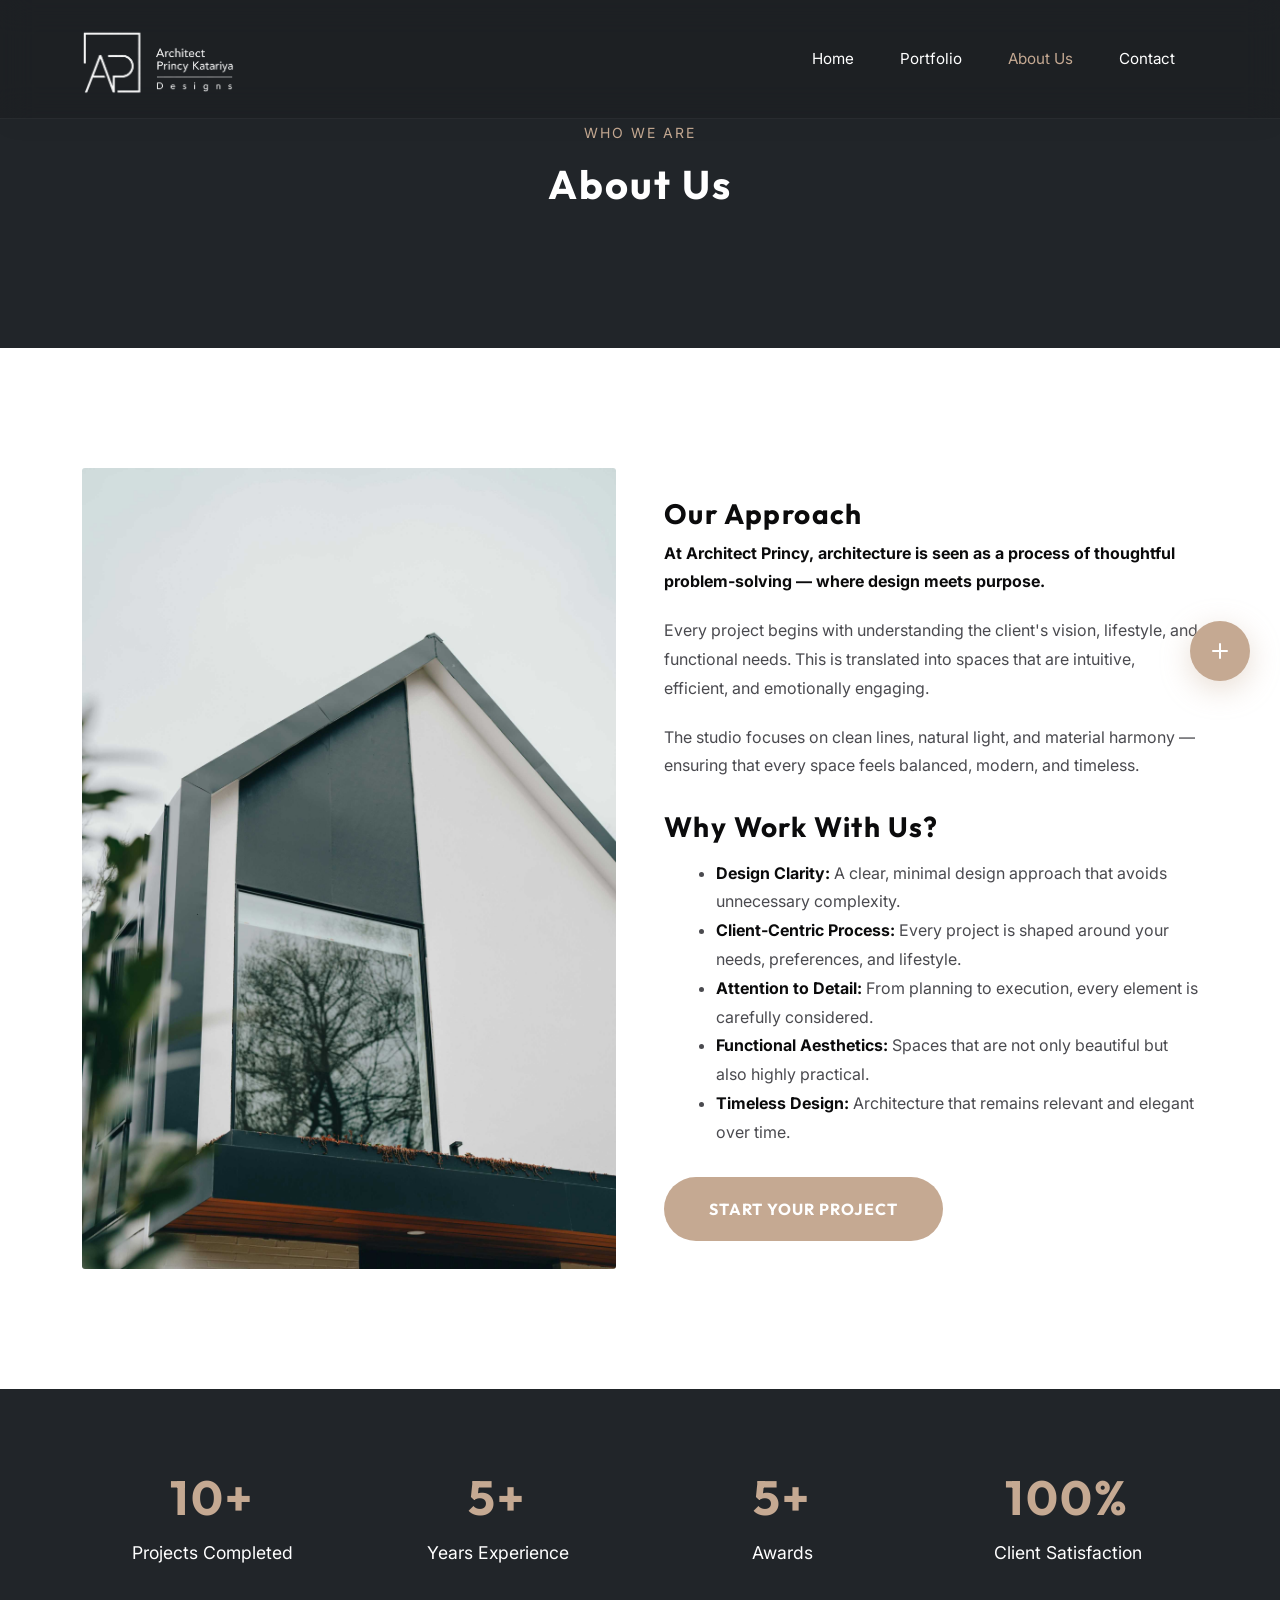
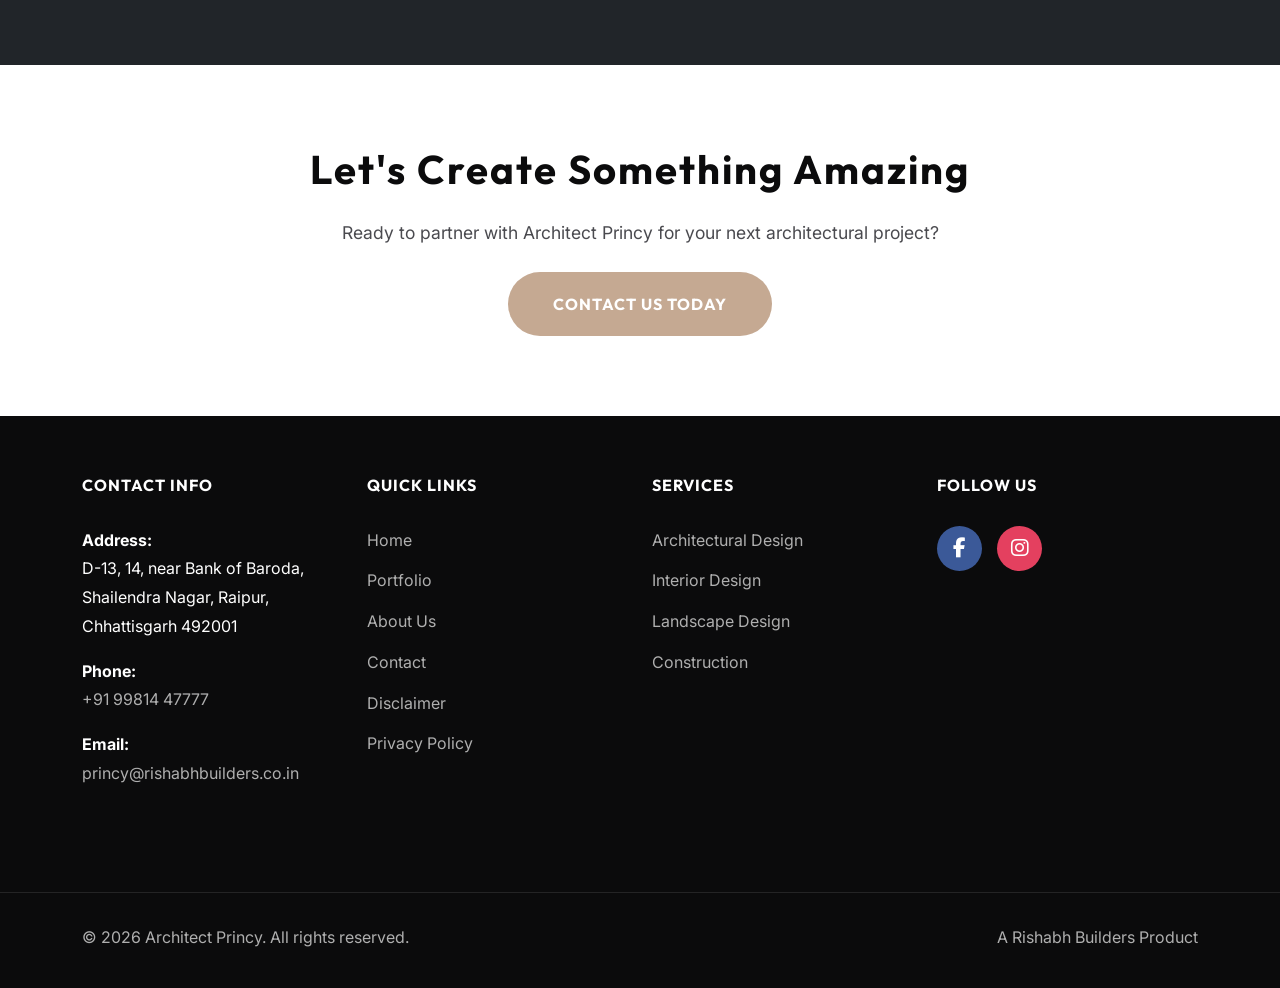
<file: about.html>
<!DOCTYPE html>
<html lang="en">
<head>
    <meta charset="UTF-8">
    <meta name="viewport" content="width=device-width, initial-scale=1.0">
    <title>About Us - Architect Princy</title>
    <meta name="description" content="Learn about Architect Princy, our approach, and why work with us.">
    <link href="https://cdn.jsdelivr.net/npm/bootstrap@5.3.0/dist/css/bootstrap.min.css" rel="stylesheet">
    <link rel="preconnect" href="https://fonts.googleapis.com">
    <link rel="preconnect" href="https://fonts.gstatic.com" crossorigin>
    <link href="https://fonts.googleapis.com/css2?family=Inter:wght@300;400&family=Outfit:wght@300;400;600&display=swap" rel="stylesheet">
    <link rel="stylesheet" href="css/styles.css">
    <link rel="stylesheet" href="https://cdnjs.cloudflare.com/ajax/libs/font-awesome/6.5.0/css/all.min.css">
</head>
<body>
    <!-- Navigation -->
    <nav class="navbar navbar-expand-lg navbar-dark fixed-top">
        <div class="container">
            <a class="navbar-brand" href="index.html">
                <img src="images/logo.png" alt="Architect Princy" class="navbar-logo">
            </a>
            
            <button class="navbar-toggler" type="button" data-bs-toggle="collapse" data-bs-target="#navbarNav"
                aria-controls="navbarNav" aria-expanded="false" aria-label="Toggle navigation">
                <span class="navbar-toggler-icon"></span>
            </button>
            
            <div class="collapse navbar-collapse" id="navbarNav">
                <ul class="navbar-nav ms-auto">
                    <li class="nav-item">
                        <a class="nav-link" href="index.html">Home</a>
                    </li>
                    <li class="nav-item">
                        <a class="nav-link" href="portfolio.html">Portfolio</a>
                    </li>
                    <li class="nav-item">
                        <a class="nav-link active" href="about.html">About Us</a>
                    </li>
                    <li class="nav-item">
                        <a class="nav-link" href="contact.html">Contact</a>
                    </li>
                </ul>
            </div>
        </div>
    </nav>

    <main>
        <!-- Page Header -->
        <section class="bg-dark padding-large reveal" style="padding-top: 120px;">
            <div class="container">
                <div class="row">
                    <div class="col-md-12">
                        <div class="section-header">
                            <div class="title"><span>Who We Are</span></div>
                            <h1 class="section-title light">About Us</h1>
                        </div>
                    </div>
                </div>
            </div>
        </section>

        <!-- About Section -->
        <section class="padding-xlarge reveal">
            <div class="container">
                <div class="row align-items-center g-5">
                    <div class="col-md-6">
                        <figure style="margin-bottom: 0;">
                            <img src="images/home1.jpg" loading="lazy" alt="About Architect Princy" style="border-radius: 3px; width: 100%;">
                        </figure>
                    </div>
                    <div class="col-md-6 about-content">
                        <h3>Our Approach</h3>
                        <p>
                            <strong>At Architect Princy, architecture is seen as a process of thoughtful problem-solving — where design meets purpose.</strong>
                        </p>
                        <p>
                            Every project begins with understanding the client's vision, lifestyle, and functional needs. This is translated into spaces that are intuitive, efficient, and emotionally engaging.
                        </p>
                        <p>
                            The studio focuses on clean lines, natural light, and material harmony — ensuring that every space feels balanced, modern, and timeless.
                        </p>
                        <h3 style="margin-top: 30px;">Why Work With Us?</h3>
                        <ul style="margin-left: 20px; margin-top: 15px;">
                            <li><strong>Design Clarity:</strong> A clear, minimal design approach that avoids unnecessary complexity.</li>
                            <li><strong>Client-Centric Process:</strong> Every project is shaped around your needs, preferences, and lifestyle.</li>
                            <li><strong>Attention to Detail:</strong> From planning to execution, every element is carefully considered.</li>
                            <li><strong>Functional Aesthetics:</strong> Spaces that are not only beautiful but also highly practical.</li>
                            <li><strong>Timeless Design:</strong> Architecture that remains relevant and elegant over time.</li>
                        </ul>
                        <div style="margin-top: 30px;">
                            <a href="contact.html" class="btn btn-accent btn-xlarge btn-rounded">Start Your Project</a>
                        </div>
                    </div>
                </div>
            </div>
        </section>

        <!-- Stats Section -->
        <section class="bg-dark padding-large reveal">
            <div class="container">
                <div class="row text-center">
                    <div class="col-md-3 col-sm-6 mb-4 mb-md-0">
                        <div>
                            <h3 style="font-size: 3rem; color: var(--accent-color); margin-bottom: 10px;">10+</h3>
                            <p style="color: #fff; font-size: 1.1rem;">Projects Completed</p>
                        </div>
                    </div>
                    <div class="col-md-3 col-sm-6 mb-4 mb-md-0">
                        <div>
                            <h3 style="font-size: 3rem; color: var(--accent-color); margin-bottom: 10px;">5+</h3>
                            <p style="color: #fff; font-size: 1.1rem;">Years Experience</p>
                        </div>
                    </div>
                    <div class="col-md-3 col-sm-6 mb-4 mb-md-0">
                        <div>
                            <h3 style="font-size: 3rem; color: var(--accent-color); margin-bottom: 10px;">5+</h3>
                            <p style="color: #fff; font-size: 1.1rem;">Awards</p>
                        </div>
                    </div>
                    <div class="col-md-3 col-sm-6">
                        <div>
                            <h3 style="font-size: 3rem; color: var(--accent-color); margin-bottom: 10px;">100%</h3>
                            <p style="color: #fff; font-size: 1.1rem;">Client Satisfaction</p>
                        </div>
                    </div>
                </div>
            </div>
        </section>

        <!-- CTA Section -->
        <section class="padding-large reveal" style="text-align: center;">
            <div class="container">
                <h2 class="section-title mb-4">Let's Create Something Amazing</h2>
                <p class="mb-4" style="font-size: 1.1rem; max-width: 600px; margin: 0 auto 30px;">
                    Ready to partner with Architect Princy for your next architectural project?
                </p>
                <a href="contact.html" class="btn btn-accent btn-xlarge btn-rounded">Contact Us Today</a>
            </div>
        </section>
    </main>

    <!-- Floating Buttons -->
    <div class="floating-buttons" id="floatingButtons">
        <button class="toggle-btn" onclick="toggleFloatingButtons()" aria-label="Toggle Contact Menu">
            <svg width="24" height="24" viewBox="0 0 24 24" fill="none" stroke="currentColor" stroke-width="2" stroke-linecap="round" stroke-linejoin="round">
                <line x1="12" y1="5" x2="12" y2="19"></line>
                <line x1="5" y1="12" x2="19" y2="12"></line>
            </svg>
        </button>
        
        <a href="https://wa.me/919981447777?text=Hi%20I%20would%20like%20to%20discuss%20a%20project" target="_blank" rel="noopener noreferrer" class="whatsapp-btn">
            <svg width="20" height="20" viewBox="0 0 24 24" fill="none" stroke="currentColor" stroke-width="2" stroke-linecap="round" stroke-linejoin="round">
                <path d="M21 11.5a8.38 8.38 0 0 1-.9 3.8 8.5 8.5 0 0 1-7.6 4.7 8.38 8.38 0 0 1-3.8-.9L3 21l1.9-5.7a8.38 8.38 0 0 1-.9-3.8 8.5 8.5 0 0 1 4.7-7.6 8.38 8.38 0 0 1 3.8-.9h.5a8.48 8.48 0 0 1 8 8v.5z"></path>
            </svg>
            <span class="whatsapp-label">WhatsApp</span>
        </a>

        <a href="tel:+919981447777" class="call-btn" title="Call us">
            <svg width="20" height="20" viewBox="0 0 24 24" fill="none" stroke="currentColor" stroke-width="2" stroke-linecap="round" stroke-linejoin="round">
                <path d="M22 16.92v3a2 2 0 0 1-2.18 2 19.79 19.79 0 0 1-8.63-3.07 19.5 19.5 0 0 1-6-6 19.79 19.79 0 0 1-3.07-8.67A2 2 0 0 1 4.11 2h3a2 2 0 0 1 2 1.72 12.84 12.84 0 0 0 .7 2.81 2 2 0 0 1-.45 2.11L8.09 9.91a16 16 0 0 0 6 6l1.27-1.27a2 2 0 0 1 2.11-.45 12.84 12.84 0 0 0 2.81.7A2 2 0 0 1 22 16.92z"></path>
            </svg>
        </a>

        <a href="contact.html" class="contact-btn" title="Contact us">
            <svg width="20" height="20" viewBox="0 0 24 24" fill="none" stroke="currentColor" stroke-width="2" stroke-linecap="round" stroke-linejoin="round">
                <path d="M4 4h16c1.1 0 2 .9 2 2v12c0 1.1-.9 2-2 2H4c-1.1 0-2-.9-2-2V6c0-1.1.9-2 2-2z"></path>
                <polyline points="22,6 12,13 2,6"></polyline>
            </svg>
        </a>
    </div>

    <!-- Footer -->
    <footer class="footer">
        <div class="container">
            <div class="row pb-5">
                <div class="col-md-3 mb-4 mb-md-0">
                    <h5>Contact Info</h5>
                    <ul class="footer-menu list-unstyled">
                        <li class="mb-3">
                            <strong>Address:</strong>
                            <p>D-13, 14, near Bank of Baroda, Shailendra Nagar, Raipur, Chhattisgarh 492001</p>
                        </li>
                        <li class="mb-3">
                            <strong>Phone:</strong>
                            <p><a href="tel:+919981447777">+91 99814 47777</a></p>
                        </li>
                        <li>
                            <strong>Email:</strong>
                            <p><a href="mailto:princy@rishabhbuilders.co.in">princy@rishabhbuilders.co.in</a></p>
                        </li>
                    </ul>
                </div>

                <div class="col-md-3 mb-4 mb-md-0">
                    <h5>Quick Links</h5>
                    <ul class="footer-menu list-unstyled">
                        <li><a href="index.html">Home</a></li>
                        <li><a href="portfolio.html">Portfolio</a></li>
                        <li><a href="about.html">About Us</a></li>
                        <li><a href="contact.html">Contact</a></li>
                        <li><a href="disclaimer.html">Disclaimer</a></li>
                        <li><a href="privacy-policy.html">Privacy Policy</a></li>
                    </ul>
                </div>

                <div class="col-md-3 mb-4 mb-md-0">
                    <h5>Services</h5>
                    <ul class="footer-menu list-unstyled">
                        <li><a href="portfolio.html">Architectural Design</a></li>
                        <li><a href="portfolio.html">Interior Design</a></li>
                        <li><a href="portfolio.html">Landscape Design</a></li>
                        <li><a href="portfolio.html">Construction</a></li>
                    </ul>
                </div>

                <div class="col-md-3 mb-4 mb-md-0">
                    <h5>Follow Us</h5>
                
                    <div class="social-icons mt-3">
                        <a href="https://www.facebook.com/profile.php?id=61588532665640" target="_blank" rel="noopener noreferrer" class="facebook" aria-label="Follow us on Facebook"><i class="fab fa-facebook-f"></i></a>
                        <a href="https://www.instagram.com/architectprincy/" target="_blank" rel="noopener noreferrer" class="instagram" aria-label="Follow us on Instagram"><i class="fab fa-instagram"></i></a>
                    </div>
                </div>
            </div>
        </div>

        <div class="footer-bottom">
            <div class="container">
                <div class="row">
                    <div class="col-md-6 text-center text-md-start mb-3 mb-md-0">
                        <p>&copy; 2026 Architect Princy. All rights reserved.</p>
                    </div>
                    <div class="col-md-6 text-center text-md-end">
                        <p>A Rishabh Builders Product</p>
                    </div>
                </div>
            </div>
        </div>
    </footer>

    <script src="https://cdn.jsdelivr.net/npm/bootstrap@5.3.0/dist/js/bootstrap.bundle.min.js" defer></script>
    <script src="js/script.js" defer></script>
</body>
</html>
</file>
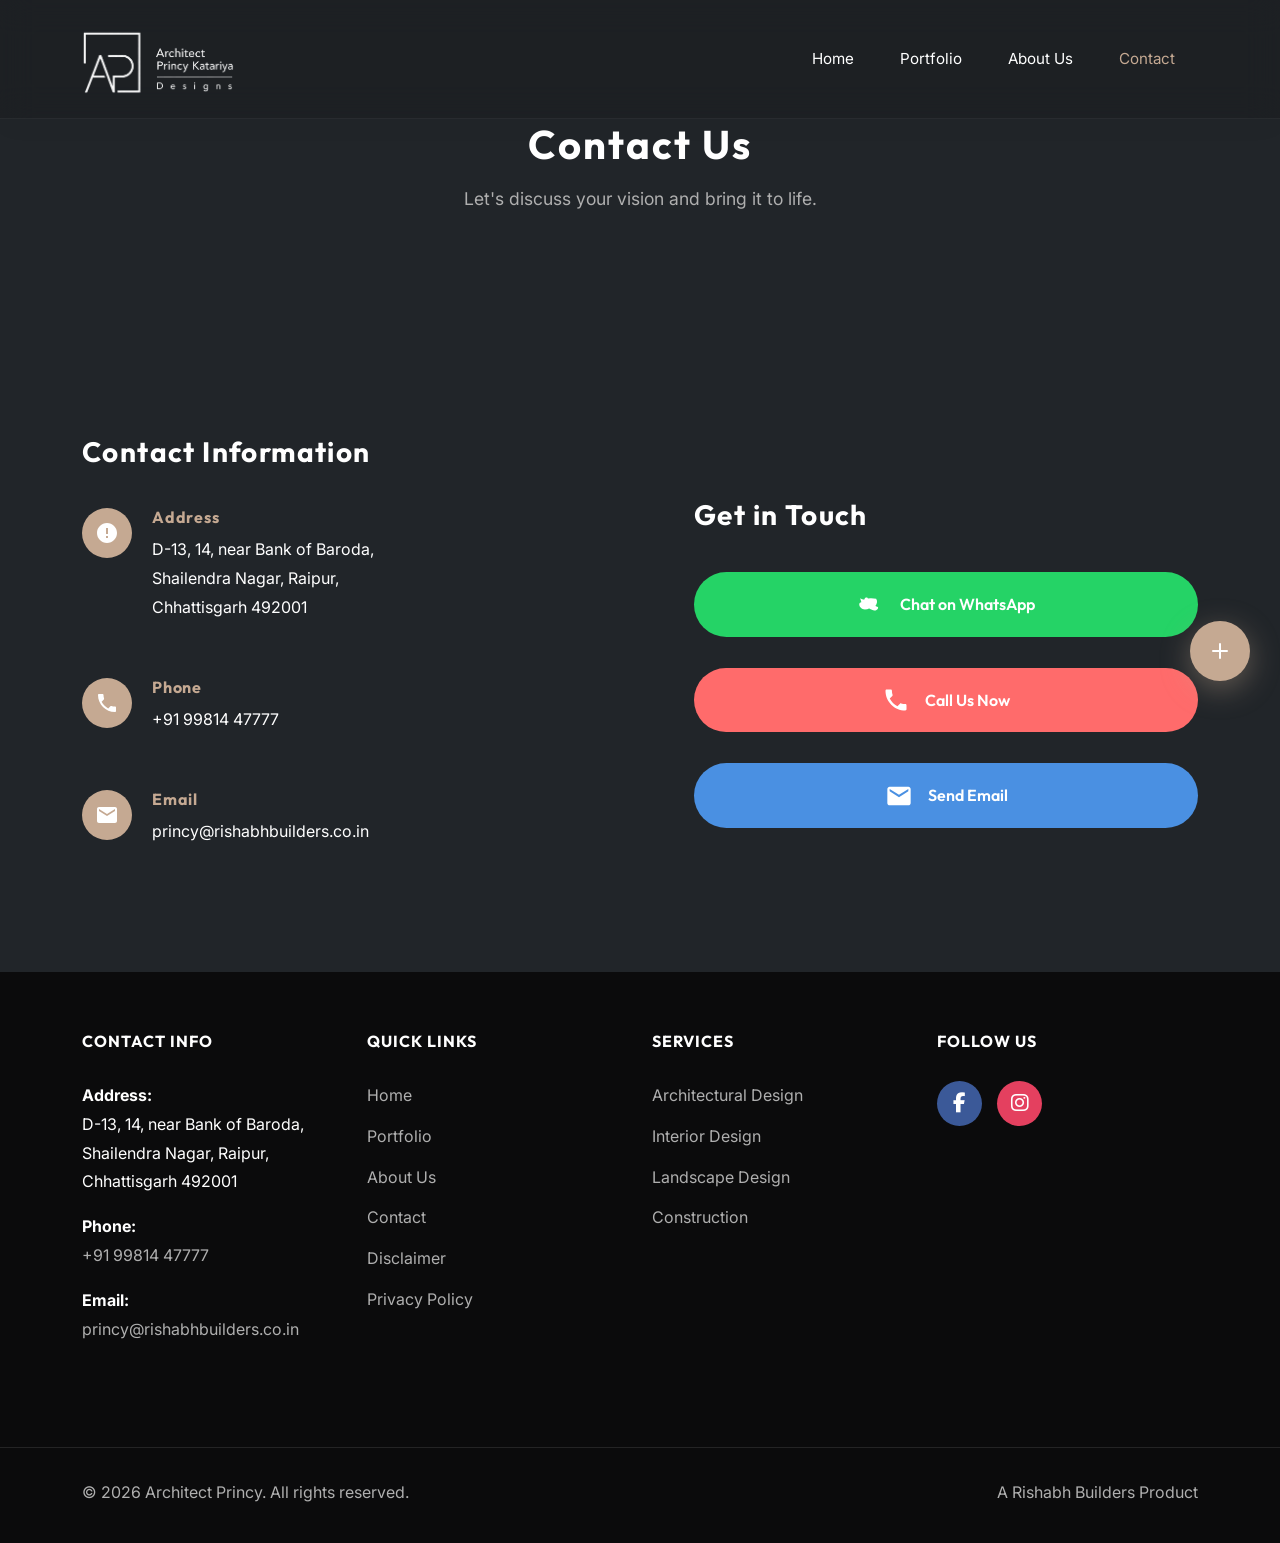
<file: contact.html>
<!DOCTYPE html>
<html lang="en">
<head>
    <meta charset="UTF-8">
    <meta name="viewport" content="width=device-width, initial-scale=1.0">
    <title>Contact Us - Architect Princy</title>
    <meta name="description" content="Contact Architect Princy for your architectural project inquiries.">
    <link href="https://cdn.jsdelivr.net/npm/bootstrap@5.3.0/dist/css/bootstrap.min.css" rel="stylesheet">
    <link rel="preconnect" href="https://fonts.googleapis.com">
    <link rel="preconnect" href="https://fonts.gstatic.com" crossorigin>
    <link href="https://fonts.googleapis.com/css2?family=Inter:wght@300;400&family=Outfit:wght@300;400;600&display=swap" rel="stylesheet">
    <link rel="stylesheet" href="css/styles.css">
    <link rel="stylesheet" href="https://cdnjs.cloudflare.com/ajax/libs/font-awesome/6.5.0/css/all.min.css">
</head>
<body>
    <!-- Navigation -->
    <nav class="navbar navbar-expand-lg navbar-dark fixed-top">
        <div class="container">
            <a class="navbar-brand" href="index.html">
                <img src="images/logo.png" alt="Architect Princy" class="navbar-logo">
            </a>
            
            <button class="navbar-toggler" type="button" data-bs-toggle="collapse" data-bs-target="#navbarNav"
                aria-controls="navbarNav" aria-expanded="false" aria-label="Toggle navigation">
                <span class="navbar-toggler-icon"></span>
            </button>
            
            <div class="collapse navbar-collapse" id="navbarNav">
                <ul class="navbar-nav ms-auto">
                    <li class="nav-item">
                        <a class="nav-link" href="index.html">Home</a>
                    </li>
                    <li class="nav-item">
                        <a class="nav-link" href="portfolio.html">Portfolio</a>
                    </li>
                    <li class="nav-item">
                        <a class="nav-link" href="about.html">About Us</a>
                    </li>
                    <li class="nav-item">
                        <a class="nav-link active" href="contact.html">Contact</a>
                    </li>
                </ul>
            </div>
        </div>
    </nav>

    <main>
        <!-- Page Header -->
        <section class="bg-dark padding-large reveal" style="padding-top: 120px;">
            <div class="container">
                <div class="row">
                    <div class="col-md-12">
                        <div class="section-header text-center">
                            <h1 class="section-title light" style="margin-bottom: 15px;">Contact Us</h1>
                            <p style="color: var(--light-text-color); font-size: 1.1rem;">Let's discuss your vision and bring it to life.</p>
                        </div>
                    </div>
                </div>
            </div>
        </section>

        <!-- Contact Section -->
        <section class="bg-dark padding-large reveal">
            <div class="container">
                <div class="row g-5">
                    <!-- Contact Details -->
                    <div class="col-lg-6">
                        <div style="padding-right: 30px;">
                            <h3 style="color: #fff; margin-bottom: 40px; font-size: 1.75rem;">Contact Information</h3>
                            
                            <!-- Address -->
                            <div class="contact-info-box" style="margin-bottom: 40px;">
                                <div class="icon">
                                    <svg width="24" height="24" viewBox="0 0 24 24" fill="currentColor">
                                        <path d="M12 2C6.48 2 2 6.48 2 12s4.48 10 10 10 10-4.48 10-10S17.52 2 12 2zm1 15h-2v-2h2v2zm0-4h-2V7h2v6z"/>
                                    </svg>
                                </div>
                                <div class="detail">
                                    <h4 style="color: var(--accent-color); margin-bottom: 8px;">Address</h4>
                                    <p style="color: #fff; line-height: 1.8;">
                                        D-13, 14, near Bank of Baroda,<br>
                                        Shailendra Nagar, Raipur,<br>
                                        Chhattisgarh 492001
                                    </p>
                                </div>
                            </div>

                            <!-- Phone -->
                            <div class="contact-info-box" style="margin-bottom: 40px;">
                                <div class="icon">
                                    <svg width="24" height="24" viewBox="0 0 24 24" fill="currentColor">
                                        <path d="M6.62 10.79c1.44 2.83 3.76 5.14 6.59 6.59l2.2-2.2c.27-.27.67-.36 1.02-.24 1.12.37 2.33.57 3.57.57.55 0 1 .45 1 1V20c0 .55-.45 1-1 1-9.39 0-17-7.61-17-17 0-.55.45-1 1-1h3.5c.55 0 1 .45 1 1 0 1.25.2 2.45.57 3.57.11.35.03.74-.25 1.02l-2.2 2.2z"/>
                                    </svg>
                                </div>
                                <div class="detail">
                                    <h4 style="color: var(--accent-color); margin-bottom: 8px;">Phone</h4>
                                    <p style="color: #fff;">
                                        <a href="tel:+919981447777" style="color: #fff; text-decoration: none;">+91 99814 47777</a>
                                    </p>
                                </div>
                            </div>

                            <!-- Email -->
                            <div class="contact-info-box">
                                <div class="icon">
                                    <svg width="24" height="24" viewBox="0 0 24 24" fill="currentColor">
                                        <path d="M20 4H4c-1.1 0-1.99.9-1.99 2L2 18c0 1.1.9 2 2 2h16c1.1 0 2-.9 2-2V6c0-1.1-.9-2-2-2zm0 4l-8 5-8-5V6l8 5 8-5v2z"/>
                                    </svg>
                                </div>
                                <div class="detail">
                                    <h4 style="color: var(--accent-color); margin-bottom: 8px;">Email</h4>
                                    <p style="color: #fff;">
                                        <a href="mailto:princy@rishabhbuilders.co.in" style="color: #fff; text-decoration: none;">princy@rishabhbuilders.co.in</a>
                                    </p>
                                </div>
                            </div>
                        </div>
                    </div>

                    <!-- CTA Buttons -->
                    <div class="col-lg-6">
                        <div style="padding-left: 30px; display: flex; flex-direction: column; justify-content: center; height: 100%; min-height: 400px;">
                            <h3 style="color: #fff; margin-bottom: 40px; font-size: 1.75rem;">Get in Touch</h3>
                            
                            <div class="contact-cta-buttons">
                                <!-- WhatsApp Button -->
                                <a href="https://wa.me/919981447777?text=Hi%20I%20would%20like%20to%20discuss%20a%20project" target="_blank" rel="noopener noreferrer" class="contact-cta-btn" style="display: flex; align-items: center; justify-content: center; gap: 15px; padding: 18px 30px; background-color: #25D366; color: #fff; border-radius: 50px; text-decoration: none; margin-bottom: 15px; font-weight: 600; transition: all 0.3s ease;">
                                    <svg width="28" height="28" viewBox="0 0 24 24" fill="currentColor">
                                        <path d="M17.472 14.382c-.297-.149-1.758-.867-2.03-.967-.273-.099-.471-.148-.67.15-.197.297-.767.966-.94 1.164-.173.199-.347.223-.644.075-.297-.15-1.255-.463-2.39-1.475-.883-.788-1.48-1.761-1.653-2.059-.173-.297-.018-.458.13-.606.134-.133.298-.347.446-.52.149-.174.198-.298.298-.497.099-.198.05-.371-.025-.52-.075-.149-.669-1.612-.916-2.207-.242-.579-.487-.5-.67-.51-.173-.008-.371-.01-.57-.01-.198 0-.52.074-.792.372-.272.297-1.04 1.016-1.04 2.479 0 1.462 1.065 2.875 1.213 3.074.149.198 2.096 3.2 5.076 4.487.709.306 1.262.489 1.694.625.712.227 1.36.195 1.871.118.571-.085 1.758-.719 2.006-1.413.248-.694.248-1.289.173-1.413-.074-.124-.272-.198-.57-.347m-5.421-7.403h-.004a9.87 9.87 0 00-4.953 1.226l-.355.205-.368-.083c-1.326-.302-2.463-.657-3.402-1.14L2.67 6.978l.586 1.891c.212.655.359 1.187.443 1.543C1.77 10.491 1.446 12.585 2.717 14.497c.705 1.013 1.748 1.72 2.956 2.04.282.07.565.126.848.126 1.566 0 3.032-.37 4.302-1.096l.355-.205.368.083c1.326.302 2.463.657 3.402 1.14l1.722.863-.586-1.891c-.212-.655-.359-1.187-.443-1.543 1.731-2.407 2.055-4.501.784-6.413"/>
                                    </svg>
                                    <span>Chat on WhatsApp</span>
                                </a>

                                <!-- Call Button -->
                                <a href="tel:+919981447777" class="contact-cta-btn" style="display: flex; align-items: center; justify-content: center; gap: 15px; padding: 18px 30px; background-color: #FF6B6B; color: #fff; border-radius: 50px; text-decoration: none; margin-bottom: 15px; font-weight: 600; transition: all 0.3s ease;">
                                    <svg width="28" height="28" viewBox="0 0 24 24" fill="currentColor">
                                        <path d="M6.62 10.79c1.44 2.83 3.76 5.14 6.59 6.59l2.2-2.2c.27-.27.67-.36 1.02-.24 1.12.37 2.33.57 3.57.57.55 0 1 .45 1 1V20c0 .55-.45 1-1 1-9.39 0-17-7.61-17-17 0-.55.45-1 1-1h3.5c.55 0 1 .45 1 1 0 1.25.2 2.45.57 3.57.11.35.03.74-.25 1.02l-2.2 2.2z"/>
                                    </svg>
                                    <span>Call Us Now</span>
                                </a>

                                <!-- Email Button -->
                                <a href="mailto:princy@rishabhbuilders.co.in" class="contact-cta-btn" style="display: flex; align-items: center; justify-content: center; gap: 15px; padding: 18px 30px; background-color: #4A90E2; color: #fff; border-radius: 50px; text-decoration: none; font-weight: 600; transition: all 0.3s ease;">
                                    <svg width="28" height="28" viewBox="0 0 24 24" fill="currentColor">
                                        <path d="M20 4H4c-1.1 0-1.99.9-1.99 2L2 18c0 1.1.9 2 2 2h16c1.1 0 2-.9 2-2V6c0-1.1-.9-2-2-2zm0 4l-8 5-8-5V6l8 5 8-5v2z"/>
                                    </svg>
                                    <span>Send Email</span>
                                </a>
                            </div>
                        </div>
                    </div>
                </div>
            </div>
        </section>
    </main>

    <!-- Floating Buttons -->
    <div class="floating-buttons" id="floatingButtons">
        <button class="toggle-btn" onclick="toggleFloatingButtons()" aria-label="Toggle Contact Menu">
            <svg width="24" height="24" viewBox="0 0 24 24" fill="none" stroke="currentColor" stroke-width="2" stroke-linecap="round" stroke-linejoin="round">
                <line x1="12" y1="5" x2="12" y2="19"></line>
                <line x1="5" y1="12" x2="19" y2="12"></line>
            </svg>
        </button>
        
        <a href="https://wa.me/919981447777?text=Hi%20I%20would%20like%20to%20discuss%20a%20project" target="_blank" rel="noopener noreferrer" class="whatsapp-btn">
            <svg width="20" height="20" viewBox="0 0 24 24" fill="none" stroke="currentColor" stroke-width="2" stroke-linecap="round" stroke-linejoin="round">
                <path d="M21 11.5a8.38 8.38 0 0 1-.9 3.8 8.5 8.5 0 0 1-7.6 4.7 8.38 8.38 0 0 1-3.8-.9L3 21l1.9-5.7a8.38 8.38 0 0 1-.9-3.8 8.5 8.5 0 0 1 4.7-7.6 8.38 8.38 0 0 1 3.8-.9h.5a8.48 8.48 0 0 1 8 8v.5z"></path>
            </svg>
            <span class="whatsapp-label">WhatsApp</span>
        </a>

        <a href="tel:+919981447777" class="call-btn" title="Call us">
            <svg width="20" height="20" viewBox="0 0 24 24" fill="none" stroke="currentColor" stroke-width="2" stroke-linecap="round" stroke-linejoin="round">
                <path d="M22 16.92v3a2 2 0 0 1-2.18 2 19.79 19.79 0 0 1-8.63-3.07 19.5 19.5 0 0 1-6-6 19.79 19.79 0 0 1-3.07-8.67A2 2 0 0 1 4.11 2h3a2 2 0 0 1 2 1.72 12.84 12.84 0 0 0 .7 2.81 2 2 0 0 1-.45 2.11L8.09 9.91a16 16 0 0 0 6 6l1.27-1.27a2 2 0 0 1 2.11-.45 12.84 12.84 0 0 0 2.81.7A2 2 0 0 1 22 16.92z"></path>
            </svg>
        </a>

        <a href="contact.html" class="contact-btn" title="Contact us">
            <svg width="20" height="20" viewBox="0 0 24 24" fill="none" stroke="currentColor" stroke-width="2" stroke-linecap="round" stroke-linejoin="round">
                <path d="M4 4h16c1.1 0 2 .9 2 2v12c0 1.1-.9 2-2 2H4c-1.1 0-2-.9-2-2V6c0-1.1.9-2 2-2z"></path>
                <polyline points="22,6 12,13 2,6"></polyline>
            </svg>
        </a>
    </div>

    <!-- Footer -->
    <footer class="footer">
        <div class="container">
            <div class="row pb-5">
                <div class="col-md-3 mb-4 mb-md-0">
                    <h5>Contact Info</h5>
                    <ul class="footer-menu list-unstyled">
                        <li class="mb-3">
                            <strong>Address:</strong>
                            <p>D-13, 14, near Bank of Baroda, Shailendra Nagar, Raipur, Chhattisgarh 492001</p>
                        </li>
                        <li class="mb-3">
                            <strong>Phone:</strong>
                            <p><a href="tel:+919981447777">+91 99814 47777</a></p>
                        </li>
                        <li>
                            <strong>Email:</strong>
                            <p><a href="mailto:princy@rishabhbuilders.co.in">princy@rishabhbuilders.co.in</a></p>
                        </li>
                    </ul>
                </div>

                <div class="col-md-3 mb-4 mb-md-0">
                    <h5>Quick Links</h5>
                    <ul class="footer-menu list-unstyled">
                        <li><a href="index.html">Home</a></li>
                        <li><a href="portfolio.html">Portfolio</a></li>
                        <li><a href="about.html">About Us</a></li>
                        <li><a href="contact.html">Contact</a></li>
                        <li><a href="disclaimer.html">Disclaimer</a></li>
                        <li><a href="privacy-policy.html">Privacy Policy</a></li>
                    </ul>
                </div>

                <div class="col-md-3 mb-4 mb-md-0">
                    <h5>Services</h5>
                    <ul class="footer-menu list-unstyled">
                        <li><a href="portfolio.html">Architectural Design</a></li>
                        <li><a href="portfolio.html">Interior Design</a></li>
                        <li><a href="portfolio.html">Landscape Design</a></li>
                        <li><a href="portfolio.html">Construction</a></li>
                    </ul>
                </div>

                <div class="col-md-3 mb-4 mb-md-0">
                    <h5>Follow Us</h5>
                
                    <div class="social-icons mt-3">
                        <a href="https://www.facebook.com/profile.php?id=61588532665640" target="_blank" rel="noopener noreferrer" class="facebook" aria-label="Follow us on Facebook"><i class="fab fa-facebook-f"></i></a>
                        <a href="https://www.instagram.com/architectprincy/" target="_blank" rel="noopener noreferrer" class="instagram" aria-label="Follow us on Instagram"><i class="fab fa-instagram"></i></a>
                    </div>
                </div>
            </div>
        </div>

        <div class="footer-bottom">
            <div class="container">
                <div class="row">
                    <div class="col-md-6 text-center text-md-start mb-3 mb-md-0">
                        <p>&copy; 2026 Architect Princy. All rights reserved.</p>
                    </div>
                    <div class="col-md-6 text-center text-md-end">
                        <p>A Rishabh Builders Product</p>
                    </div>
                </div>
            </div>
        </div>
    </footer>

    <script src="https://cdn.jsdelivr.net/npm/bootstrap@5.3.0/dist/js/bootstrap.bundle.min.js" defer></script>
    <script src="js/script.js" defer></script>
</body>
</html>
</file>
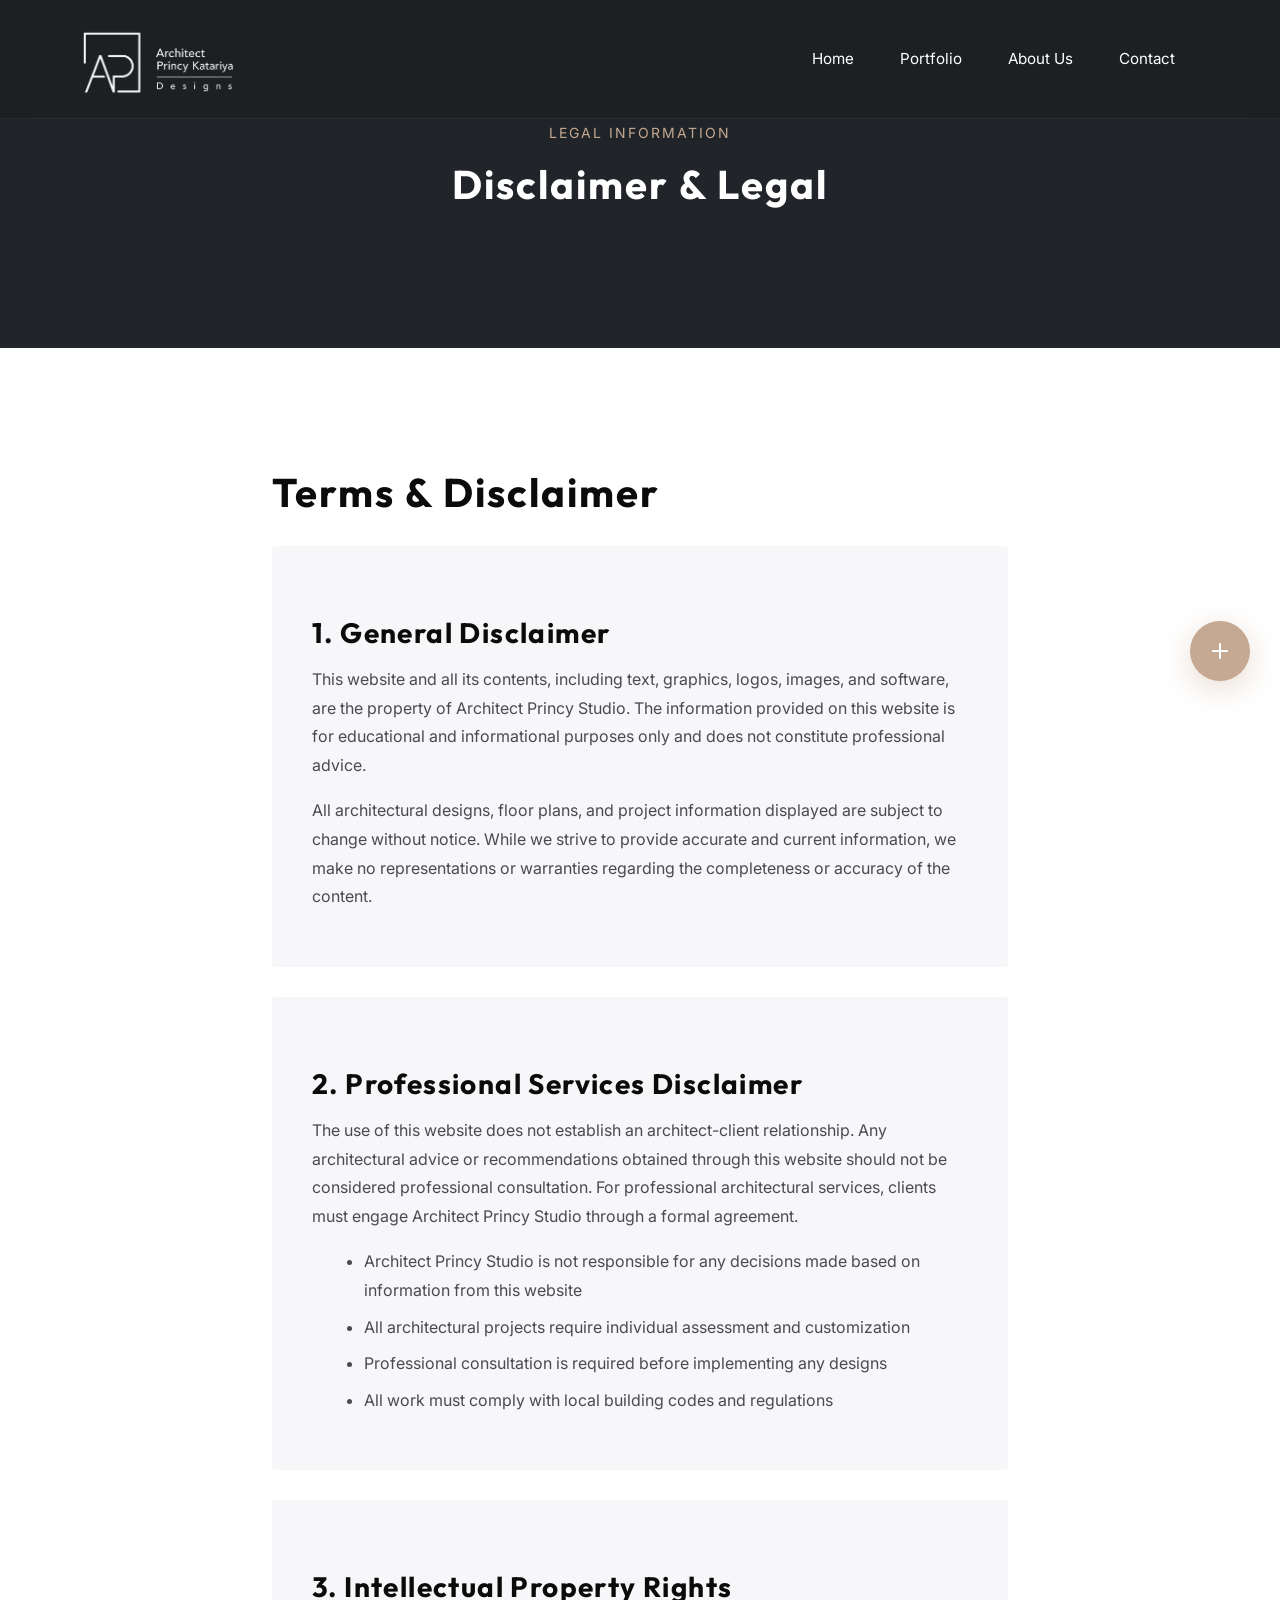
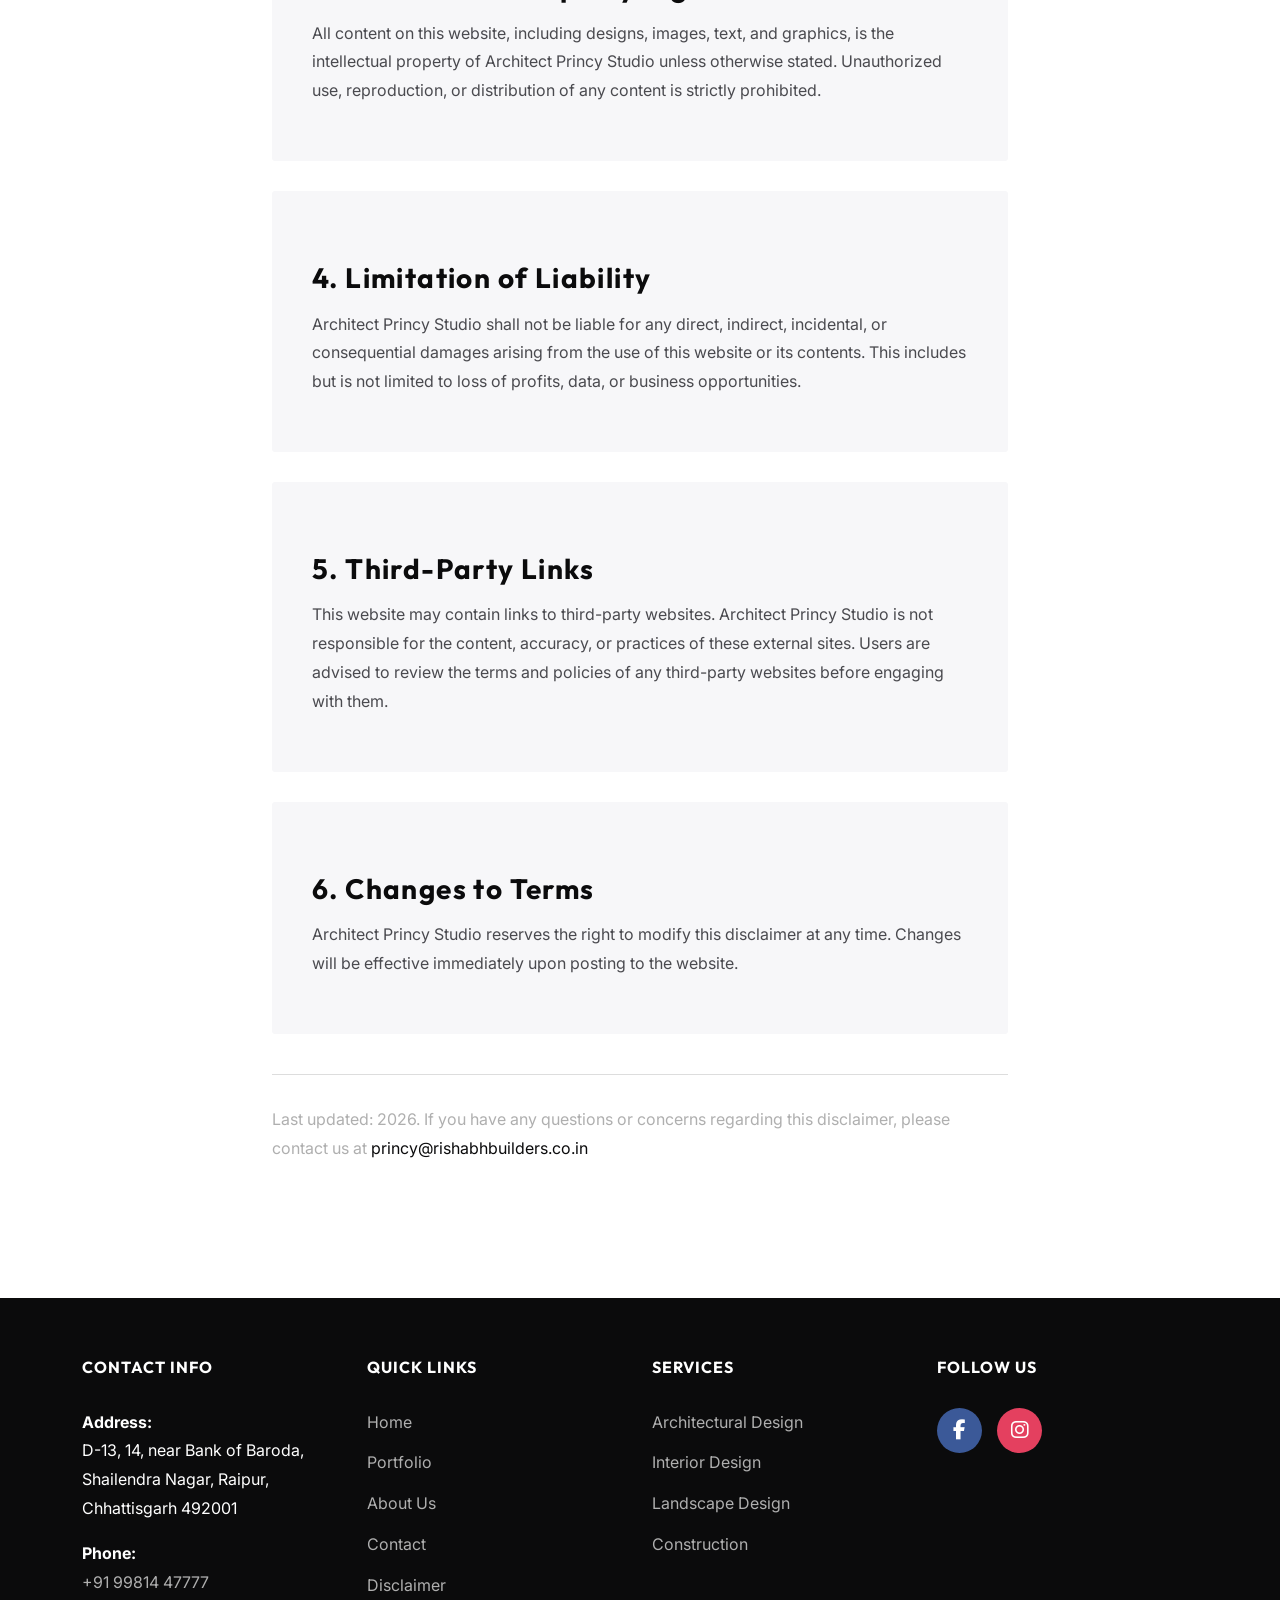
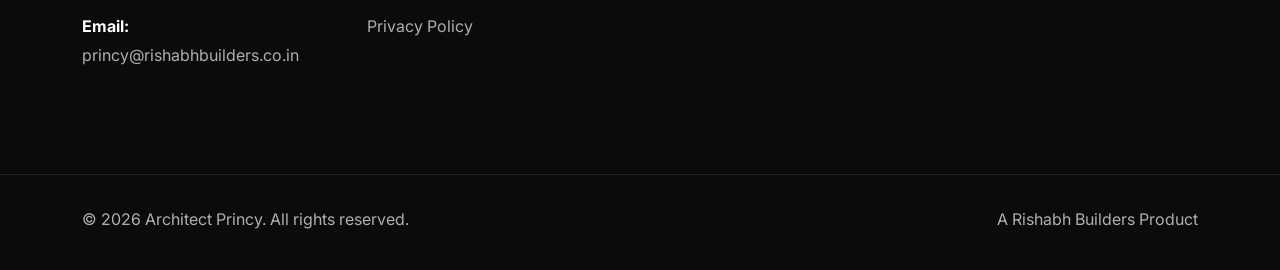
<file: disclaimer.html>
<!DOCTYPE html>
<html lang="en">
<head>
    <meta charset="UTF-8">
    <meta name="viewport" content="width=device-width, initial-scale=1.0">
    <title>Disclaimer - Architect Princy</title>
    <meta name="description" content="Legal disclaimer and terms for Architect Princy.">
    <link href="https://cdn.jsdelivr.net/npm/bootstrap@5.3.0/dist/css/bootstrap.min.css" rel="stylesheet">
    <link rel="preconnect" href="https://fonts.googleapis.com">
    <link rel="preconnect" href="https://fonts.gstatic.com" crossorigin>
    <link href="https://fonts.googleapis.com/css2?family=Inter:wght@300;400&family=Outfit:wght@300;400;600&display=swap" rel="stylesheet">
    <link rel="stylesheet" href="css/styles.css">
    <link rel="stylesheet" href="https://cdnjs.cloudflare.com/ajax/libs/font-awesome/6.5.0/css/all.min.css">
</head>
<body>
    <!-- Navigation -->
    <nav class="navbar navbar-expand-lg navbar-dark fixed-top">
        <div class="container">
            <a class="navbar-brand" href="index.html">
                <img src="images/logo.png" alt="Architect Princy" class="navbar-logo">
            </a>
            
            <button class="navbar-toggler" type="button" data-bs-toggle="collapse" data-bs-target="#navbarNav"
                aria-controls="navbarNav" aria-expanded="false" aria-label="Toggle navigation">
                <span class="navbar-toggler-icon"></span>
            </button>
            
            <div class="collapse navbar-collapse" id="navbarNav">
                <ul class="navbar-nav ms-auto">
                    <li class="nav-item">
                        <a class="nav-link" href="index.html">Home</a>
                    </li>
                    <li class="nav-item">
                        <a class="nav-link" href="portfolio.html">Portfolio</a>
                    </li>
                    <li class="nav-item">
                        <a class="nav-link" href="about.html">About Us</a>
                    </li>
                    <li class="nav-item">
                        <a class="nav-link" href="contact.html">Contact</a>
                    </li>
                </ul>
            </div>
        </div>
    </nav>

    <main style="flex: 1; min-height: 100vh;">
        <!-- Page Header -->
        <section class="bg-dark padding-large reveal" style="padding-top: 120px; margin-bottom: 0;">
            <div class="container">
                <div class="row">
                    <div class="col-md-12">
                        <div class="section-header">
                            <div class="title"><span>Legal Information</span></div>
                            <h1 class="section-title light">Disclaimer & Legal</h1>
                        </div>
                    </div>
                </div>
            </div>
        </section>

        <!-- Disclaimer Content -->
        <section class="padding-xlarge reveal">
            <div class="container">
                <div class="row">
                    <div class="col-md-8 offset-md-2">
                        <h2 class="mb-4">Terms & Disclaimer</h2>

                        <div class="disclaimer-content">
                            <h3>1. General Disclaimer</h3>
                            <p>
                                This website and all its contents, including text, graphics, logos, images, and software, are the property of Architect Princy Studio. The information provided on this website is for educational and informational purposes only and does not constitute professional advice.
                            </p>
                            <p>
                                All architectural designs, floor plans, and project information displayed are subject to change without notice. While we strive to provide accurate and current information, we make no representations or warranties regarding the completeness or accuracy of the content.
                            </p>
                        </div>

                        <div class="disclaimer-content">
                            <h3>2. Professional Services Disclaimer</h3>
                            <p>
                                The use of this website does not establish an architect-client relationship. Any architectural advice or recommendations obtained through this website should not be considered professional consultation. For professional architectural services, clients must engage Architect Princy Studio through a formal agreement.
                            </p>
                            <ul>
                                <li>Architect Princy Studio is not responsible for any decisions made based on information from this website</li>
                                <li>All architectural projects require individual assessment and customization</li>
                                <li>Professional consultation is required before implementing any designs</li>
                                <li>All work must comply with local building codes and regulations</li>
                            </ul>
                        </div>

                        <div class="disclaimer-content">
                            <h3>3. Intellectual Property Rights</h3>
                            <p>
                                All content on this website, including designs, images, text, and graphics, is the intellectual property of Architect Princy Studio unless otherwise stated. Unauthorized use, reproduction, or distribution of any content is strictly prohibited.
                            </p>
                        </div>

                        <div class="disclaimer-content">
                            <h3>4. Limitation of Liability</h3>
                            <p>
                                Architect Princy Studio shall not be liable for any direct, indirect, incidental, or consequential damages arising from the use of this website or its contents. This includes but is not limited to loss of profits, data, or business opportunities.
                            </p>
                        </div>

                        <div class="disclaimer-content">
                            <h3>5. Third-Party Links</h3>
                            <p>
                                This website may contain links to third-party websites. Architect Princy Studio is not responsible for the content, accuracy, or practices of these external sites. Users are advised to review the terms and policies of any third-party websites before engaging with them.
                            </p>
                        </div>

                        <div class="disclaimer-content">
                            <h3>6. Changes to Terms</h3>
                            <p>
                                Architect Princy Studio reserves the right to modify this disclaimer at any time. Changes will be effective immediately upon posting to the website.
                            </p>
                        </div>

                        <div style="margin-top: 40px; padding-top: 30px; border-top: 1px solid #ddd;">
                            <p style="color: var(--light-text-color);">
                                Last updated: 2026. If you have any questions or concerns regarding this disclaimer, please contact us at <a href="mailto:princy@rishabhbuilders.co.in">princy@rishabhbuilders.co.in</a>
                            </p>
                        </div>
                    </div>
                </div>
            </div>
        </section>
    </main>

    <!-- Floating Buttons -->
    <div class="floating-buttons" id="floatingButtons">
        <button class="toggle-btn" onclick="toggleFloatingButtons()" aria-label="Toggle Contact Menu">
            <svg width="24" height="24" viewBox="0 0 24 24" fill="none" stroke="currentColor" stroke-width="2" stroke-linecap="round" stroke-linejoin="round">
                <line x1="12" y1="5" x2="12" y2="19"></line>
                <line x1="5" y1="12" x2="19" y2="12"></line>
            </svg>
        </button>
        
        <a href="https://wa.me/919981447777?text=Hi%20I%20would%20like%20to%20discuss%20a%20project" target="_blank" rel="noopener noreferrer" class="whatsapp-btn">
            <svg width="20" height="20" viewBox="0 0 24 24" fill="none" stroke="currentColor" stroke-width="2" stroke-linecap="round" stroke-linejoin="round">
                <path d="M21 11.5a8.38 8.38 0 0 1-.9 3.8 8.5 8.5 0 0 1-7.6 4.7 8.38 8.38 0 0 1-3.8-.9L3 21l1.9-5.7a8.38 8.38 0 0 1-.9-3.8 8.5 8.5 0 0 1 4.7-7.6 8.38 8.38 0 0 1 3.8-.9h.5a8.48 8.48 0 0 1 8 8v.5z"></path>
            </svg>
            <span class="whatsapp-label">WhatsApp</span>
        </a>

        <a href="tel:+919981447777" class="call-btn" title="Call us">
            <svg width="20" height="20" viewBox="0 0 24 24" fill="none" stroke="currentColor" stroke-width="2" stroke-linecap="round" stroke-linejoin="round">
                <path d="M22 16.92v3a2 2 0 0 1-2.18 2 19.79 19.79 0 0 1-8.63-3.07 19.5 19.5 0 0 1-6-6 19.79 19.79 0 0 1-3.07-8.67A2 2 0 0 1 4.11 2h3a2 2 0 0 1 2 1.72 12.84 12.84 0 0 0 .7 2.81 2 2 0 0 1-.45 2.11L8.09 9.91a16 16 0 0 0 6 6l1.27-1.27a2 2 0 0 1 2.11-.45 12.84 12.84 0 0 0 2.81.7A2 2 0 0 1 22 16.92z"></path>
            </svg>
        </a>

        <a href="contact.html" class="contact-btn" title="Contact us">
            <svg width="20" height="20" viewBox="0 0 24 24" fill="none" stroke="currentColor" stroke-width="2" stroke-linecap="round" stroke-linejoin="round">
                <path d="M4 4h16c1.1 0 2 .9 2 2v12c0 1.1-.9 2-2 2H4c-1.1 0-2-.9-2-2V6c0-1.1.9-2 2-2z"></path>
                <polyline points="22,6 12,13 2,6"></polyline>
            </svg>
        </a>
    </div>

    <!-- Footer -->
    <footer class="footer">
        <div class="container">
            <div class="row pb-5">
                <div class="col-md-3 mb-4 mb-md-0">
                    <h5>Contact Info</h5>
                    <ul class="footer-menu list-unstyled">
                        <li class="mb-3">
                            <strong>Address:</strong>
                            <p>D-13, 14, near Bank of Baroda, Shailendra Nagar, Raipur, Chhattisgarh 492001</p>
                        </li>
                        <li class="mb-3">
                            <strong>Phone:</strong>
                            <p><a href="tel:+919981447777">+91 99814 47777</a></p>
                        </li>
                        <li>
                            <strong>Email:</strong>
                            <p><a href="mailto:princy@rishabhbuilders.co.in">princy@rishabhbuilders.co.in</a></p>
                        </li>
                    </ul>
                </div>

                <div class="col-md-3 mb-4 mb-md-0">
                    <h5>Quick Links</h5>
                    <ul class="footer-menu list-unstyled">
                        <li><a href="index.html">Home</a></li>
                        <li><a href="portfolio.html">Portfolio</a></li>
                        <li><a href="about.html">About Us</a></li>
                        <li><a href="contact.html">Contact</a></li>
                        <li><a href="disclaimer.html">Disclaimer</a></li>
                        <li><a href="privacy-policy.html">Privacy Policy</a></li>
                    </ul>
                </div>

                <div class="col-md-3 mb-4 mb-md-0">
                    <h5>Services</h5>
                    <ul class="footer-menu list-unstyled">
                        <li><a href="portfolio.html">Architectural Design</a></li>
                        <li><a href="portfolio.html">Interior Design</a></li>
                        <li><a href="portfolio.html">Landscape Design</a></li>
                        <li><a href="portfolio.html">Construction</a></li>
                    </ul>
                </div>

                <div class="col-md-3 mb-4 mb-md-0">
                    <h5>Follow Us</h5>
                
                    <div class="social-icons mt-3">
                        <a href="https://www.facebook.com/profile.php?id=61588532665640" target="_blank" rel="noopener noreferrer" class="facebook" aria-label="Follow us on Facebook"><i class="fab fa-facebook-f"></i></a>
                        <a href="https://www.instagram.com/architectprincy/" target="_blank" rel="noopener noreferrer" class="instagram" aria-label="Follow us on Instagram"><i class="fab fa-instagram"></i></a>
                    </div>
                </div>
            </div>
        </div>

        <div class="footer-bottom">
            <div class="container">
                <div class="row">
                    <div class="col-md-6 text-center text-md-start mb-3 mb-md-0">
                        <p>&copy; 2026 Architect Princy. All rights reserved.</p>
                    </div>
                    <div class="col-md-6 text-center text-md-end">
                        <p>A Rishabh Builders Product</p>
                    </div>
                </div>
            </div>
        </div>
    </footer>

    <script src="https://cdn.jsdelivr.net/npm/bootstrap@5.3.0/dist/js/bootstrap.bundle.min.js" defer></script>
    <script src="js/script.js" defer></script>
</body>
</html>
</file>
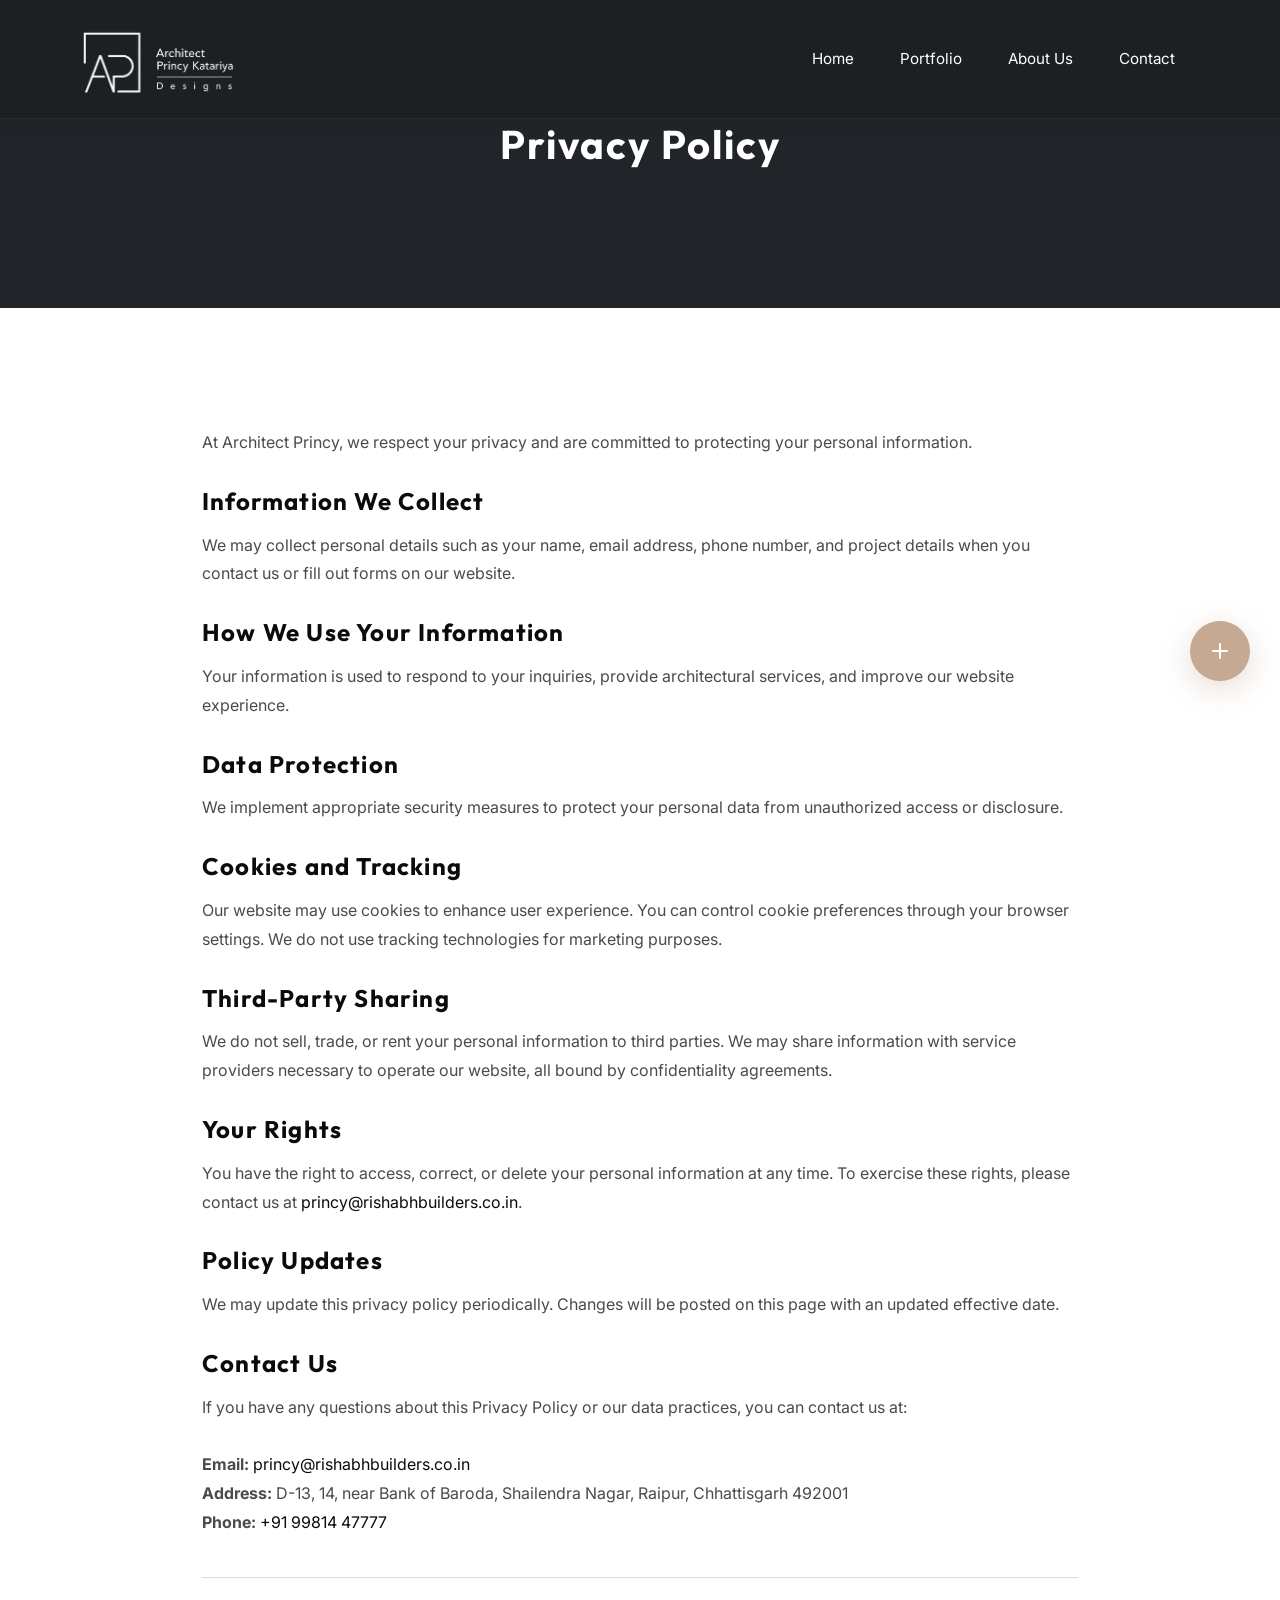
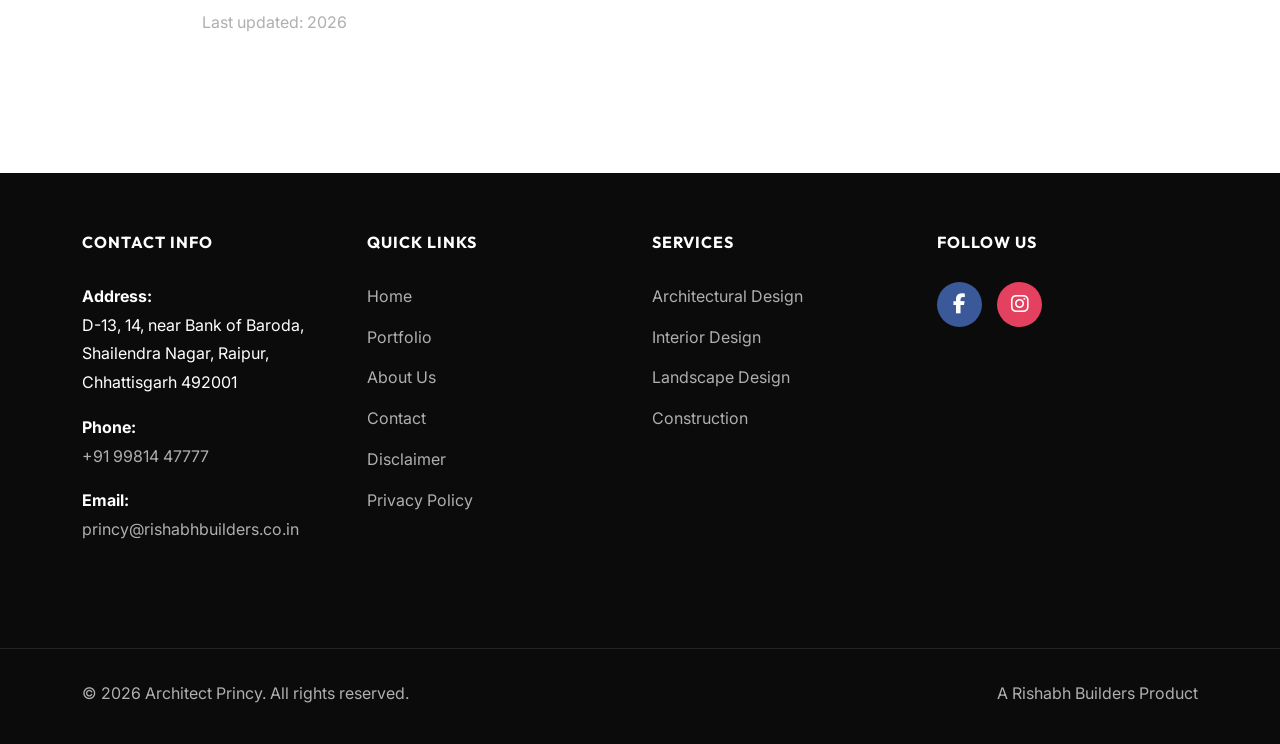
<file: privacy-policy.html>
<!DOCTYPE html>
<html lang="en">
<head>
    <meta charset="UTF-8">
    <meta name="viewport" content="width=device-width, initial-scale=1.0">
    <title>Privacy Policy - Architect Princy</title>
    <meta name="description" content="Privacy policy for Architect Princy website.">
    <link href="https://cdn.jsdelivr.net/npm/bootstrap@5.3.0/dist/css/bootstrap.min.css" rel="stylesheet">
    <link rel="preconnect" href="https://fonts.googleapis.com">
    <link rel="preconnect" href="https://fonts.gstatic.com" crossorigin>
    <link href="https://fonts.googleapis.com/css2?family=Inter:wght@300;400&family=Outfit:wght@300;400;600&display=swap" rel="stylesheet">
    <link rel="stylesheet" href="css/styles.css">
    <link rel="stylesheet" href="https://cdnjs.cloudflare.com/ajax/libs/font-awesome/6.5.0/css/all.min.css">
</head>
<body>
    <!-- Navigation -->
    <nav class="navbar navbar-expand-lg navbar-dark fixed-top">
        <div class="container">
            <a class="navbar-brand" href="index.html">
                <img src="images/logo.png" alt="Architect Princy" class="navbar-logo">
            </a>
            
            <button class="navbar-toggler" type="button" data-bs-toggle="collapse" data-bs-target="#navbarNav"
                aria-controls="navbarNav" aria-expanded="false" aria-label="Toggle navigation">
                <span class="navbar-toggler-icon"></span>
            </button>
            
            <div class="collapse navbar-collapse" id="navbarNav">
                <ul class="navbar-nav ms-auto">
                    <li class="nav-item">
                        <a class="nav-link" href="index.html">Home</a>
                    </li>
                    <li class="nav-item">
                        <a class="nav-link" href="portfolio.html">Portfolio</a>
                    </li>
                    <li class="nav-item">
                        <a class="nav-link" href="about.html">About Us</a>
                    </li>
                    <li class="nav-item">
                        <a class="nav-link" href="contact.html">Contact</a>
                    </li>
                </ul>
            </div>
        </div>
    </nav>

    <main style="flex: 1; min-height: 100vh;">
        <!-- Page Header -->
        <section class="bg-dark padding-large reveal" style="padding-top: 120px; margin-bottom: 0;">
            <div class="container">
                <div class="row">
                    <div class="col-md-12">
                        <div class="section-header text-center">
                            <h1 class="section-title light" style="margin-bottom: 15px;">Privacy Policy</h1>
                        </div>
                    </div>
                </div>
            </div>
        </section>

        <!-- Privacy Policy Content -->
        <section class="padding-xlarge reveal">
            <div class="container" style="max-width: 900px;">

                <p>
                    At Architect Princy, we respect your privacy and are committed to protecting your personal information.
                </p>

                <h4 style="margin-top: 30px; margin-bottom: 15px;">Information We Collect</h4>
                <p>
                    We may collect personal details such as your name, email address, phone number, and project details when you contact us or fill out forms on our website.
                </p>

                <h4 style="margin-top: 30px; margin-bottom: 15px;">How We Use Your Information</h4>
                <p>
                    Your information is used to respond to your inquiries, provide architectural services, and improve our website experience.
                </p>

                <h4 style="margin-top: 30px; margin-bottom: 15px;">Data Protection</h4>
                <p>
                    We implement appropriate security measures to protect your personal data from unauthorized access or disclosure.
                </p>

                <h4 style="margin-top: 30px; margin-bottom: 15px;">Cookies and Tracking</h4>
                <p>
                    Our website may use cookies to enhance user experience. You can control cookie preferences through your browser settings. We do not use tracking technologies for marketing purposes.
                </p>

                <h4 style="margin-top: 30px; margin-bottom: 15px;">Third-Party Sharing</h4>
                <p>
                    We do not sell, trade, or rent your personal information to third parties. We may share information with service providers necessary to operate our website, all bound by confidentiality agreements.
                </p>

                <h4 style="margin-top: 30px; margin-bottom: 15px;">Your Rights</h4>
                <p>
                    You have the right to access, correct, or delete your personal information at any time. To exercise these rights, please contact us at <a href="mailto:princy@rishabhbuilders.co.in">princy@rishabhbuilders.co.in</a>.
                </p>

                <h4 style="margin-top: 30px; margin-bottom: 15px;">Policy Updates</h4>
                <p>
                    We may update this privacy policy periodically. Changes will be posted on this page with an updated effective date.
                </p>

                <h4 style="margin-top: 30px; margin-bottom: 15px;">Contact Us</h4>
                <p>
                    If you have any questions about this Privacy Policy or our data practices, you can contact us at:
                    <br><br>
                    <strong>Email:</strong> <a href="mailto:princy@rishabhbuilders.co.in">princy@rishabhbuilders.co.in</a>
                    <br>
                    <strong>Address:</strong> D-13, 14, near Bank of Baroda, Shailendra Nagar, Raipur, Chhattisgarh 492001
                    <br>
                    <strong>Phone:</strong> <a href="tel:+919981447777">+91 99814 47777</a>
                </p>

                <div style="margin-top: 40px; padding-top: 30px; border-top: 1px solid #ddd; color: var(--light-text-color);">
                    <p>Last updated: 2026</p>
                </div>
            </div>
        </section>
    </main>

    <!-- Floating Buttons -->
    <div class="floating-buttons" id="floatingButtons">
        <button class="toggle-btn" onclick="toggleFloatingButtons()" aria-label="Toggle Contact Menu">
            <svg width="24" height="24" viewBox="0 0 24 24" fill="none" stroke="currentColor" stroke-width="2" stroke-linecap="round" stroke-linejoin="round">
                <line x1="12" y1="5" x2="12" y2="19"></line>
                <line x1="5" y1="12" x2="19" y2="12"></line>
            </svg>
        </button>
        
        <a href="https://wa.me/919981447777?text=Hi%20I%20would%20like%20to%20discuss%20a%20project" target="_blank" rel="noopener noreferrer" class="whatsapp-btn">
            <svg width="20" height="20" viewBox="0 0 24 24" fill="none" stroke="currentColor" stroke-width="2" stroke-linecap="round" stroke-linejoin="round">
                <path d="M21 11.5a8.38 8.38 0 0 1-.9 3.8 8.5 8.5 0 0 1-7.6 4.7 8.38 8.38 0 0 1-3.8-.9L3 21l1.9-5.7a8.38 8.38 0 0 1-.9-3.8 8.5 8.5 0 0 1 4.7-7.6 8.38 8.38 0 0 1 3.8-.9h.5a8.48 8.48 0 0 1 8 8v.5z"></path>
            </svg>
            <span class="whatsapp-label">WhatsApp</span>
        </a>

        <a href="tel:+919981447777" class="call-btn" title="Call us">
            <svg width="20" height="20" viewBox="0 0 24 24" fill="none" stroke="currentColor" stroke-width="2" stroke-linecap="round" stroke-linejoin="round">
                <path d="M22 16.92v3a2 2 0 0 1-2.18 2 19.79 19.79 0 0 1-8.63-3.07 19.5 19.5 0 0 1-6-6 19.79 19.79 0 0 1-3.07-8.67A2 2 0 0 1 4.11 2h3a2 2 0 0 1 2 1.72 12.84 12.84 0 0 0 .7 2.81 2 2 0 0 1-.45 2.11L8.09 9.91a16 16 0 0 0 6 6l1.27-1.27a2 2 0 0 1 2.11-.45 12.84 12.84 0 0 0 2.81.7A2 2 0 0 1 22 16.92z"></path>
            </svg>
        </a>

        <a href="contact.html" class="contact-btn" title="Contact us">
            <svg width="20" height="20" viewBox="0 0 24 24" fill="none" stroke="currentColor" stroke-width="2" stroke-linecap="round" stroke-linejoin="round">
                <path d="M4 4h16c1.1 0 2 .9 2 2v12c0 1.1-.9 2-2 2H4c-1.1 0-2-.9-2-2V6c0-1.1.9-2 2-2z"></path>
                <polyline points="22,6 12,13 2,6"></polyline>
            </svg>
        </a>
    </div>

    <!-- Footer -->
    <footer class="footer">
        <div class="container">
            <div class="row pb-5">
                <div class="col-md-3 mb-4 mb-md-0">
                    <h5>Contact Info</h5>
                    <ul class="footer-menu list-unstyled">
                        <li class="mb-3">
                            <strong>Address:</strong>
                            <p>D-13, 14, near Bank of Baroda, Shailendra Nagar, Raipur, Chhattisgarh 492001</p>
                        </li>
                        <li class="mb-3">
                            <strong>Phone:</strong>
                            <p><a href="tel:+919981447777">+91 99814 47777</a></p>
                        </li>
                        <li>
                            <strong>Email:</strong>
                            <p><a href="mailto:princy@rishabhbuilders.co.in">princy@rishabhbuilders.co.in</a></p>
                        </li>
                    </ul>
                </div>

                <div class="col-md-3 mb-4 mb-md-0">
                    <h5>Quick Links</h5>
                    <ul class="footer-menu list-unstyled">
                        <li><a href="index.html">Home</a></li>
                        <li><a href="portfolio.html">Portfolio</a></li>
                        <li><a href="about.html">About Us</a></li>
                        <li><a href="contact.html">Contact</a></li>
                        <li><a href="disclaimer.html">Disclaimer</a></li>
                        <li><a href="privacy-policy.html">Privacy Policy</a></li>
                    </ul>
                </div>

                <div class="col-md-3 mb-4 mb-md-0">
                    <h5>Services</h5>
                    <ul class="footer-menu list-unstyled">
                        <li><a href="portfolio.html">Architectural Design</a></li>
                        <li><a href="portfolio.html">Interior Design</a></li>
                        <li><a href="portfolio.html">Landscape Design</a></li>
                        <li><a href="portfolio.html">Construction</a></li>
                    </ul>
                </div>

                <div class="col-md-3 mb-4 mb-md-0">
                    <h5>Follow Us</h5>
                
                    <div class="social-icons mt-3">
                        <a href="https://www.facebook.com/profile.php?id=61588532665640" target="_blank" rel="noopener noreferrer" class="facebook" aria-label="Follow us on Facebook"><i class="fab fa-facebook-f"></i></a>
                        <a href="https://www.instagram.com/architectprincy/" target="_blank" rel="noopener noreferrer" class="instagram" aria-label="Follow us on Instagram"><i class="fab fa-instagram"></i></a>
                    </div>
                </div>
            </div>
        </div>

        <div class="footer-bottom">
            <div class="container">
                <div class="row">
                    <div class="col-md-6 text-center text-md-start mb-3 mb-md-0">
                        <p>&copy; 2026 Architect Princy. All rights reserved.</p>
                    </div>
                    <div class="col-md-6 text-center text-md-end">
                        <p>A Rishabh Builders Product</p>
                    </div>
                </div>
            </div>
        </div>
    </footer>

    <script src="https://cdn.jsdelivr.net/npm/bootstrap@5.3.0/dist/js/bootstrap.bundle.min.js" defer></script>
    <script src="js/script.js" defer></script>
</body>
</html>
</file>
<file: css/styles.css>
/* Template Name: Archi - Adapted for ArchivAult
   Custom Architecture Portfolio CSS */

:root {
  /* Color Scheme */
  --accent-color: #C5A992;
  --accent-light: #E2D4C9;
  --accent-dark: #A3866E;
  --dark-color: #0B0B0C;
  --grey-color: #F7F7F9;
  --body-text-color: #4A4A4F;
  --light-text-color: #afafaf;
  --dark-text-color: #0B0B0C;
  
  /* Fonts */
  --body-font: "Inter", sans-serif;
  --heading-font: "Outfit", sans-serif;
  
  /* Sizes */
  --header-height: 75px;
  --header-height-min: 75px;
  
  color-scheme: dark light;
}

@media screen and (max-width: 600px) {
  :root {
    --header-height: 70px;
    --header-height-min: 70px;
  }
}

* {
  margin: 0;
  padding: 0;
  box-sizing: border-box;
}

html, body {
  height: 100%;
  scroll-behavior: smooth;
}

body {
  font-family: var(--body-font);
  font-size: 16px;
  line-height: 1.8;
  color: var(--body-text-color);
  background-color: #fff;
}

body.no-scroll {
  overflow: hidden;
}

h1, h2, h3, h4, h5, h6,
.h1, .h2, .h3, .h4, .h5, .h6 {
  font-family: var(--heading-font);
  font-weight: 700;
  line-height: 1.2;
  color: var(--dark-text-color);
  letter-spacing: 0.05em;
}

h1 { font-size: 3.5rem; }
h2 { font-size: 2.5rem; }
h3 { font-size: 1.75rem; }
h4 { font-size: 1.5rem; }
h5 { font-size: 1.25rem; }
h6 { font-size: 1rem; }

h2.light, h3.light { color: #fff; }

a {
  color: var(--dark-text-color);
  text-decoration: none;
  transition: all 0.3s ease;
}

a:hover {
  color: var(--accent-color);
}

img {
  max-width: 100%;
  height: auto;
  display: block;
}

figure {
  margin: 0;
}

/* Section Styles */
section {
  overflow: hidden;
}

.padding-xlarge {
  padding: 120px 0;
}

.padding-large {
  padding: 80px 0;
}

.padding-small {
  padding: 40px 0;
}

.bg-dark {
  background-color: var(--dark-color);
  color: #fff;
}

.bg-grey {
  background-color: var(--grey-color);
}

.section-header {
  text-align: center;
  margin-bottom: 60px;
}

.section-header .title {
  font-size: 0.875rem;
  text-transform: uppercase;
  letter-spacing: 2px;
  color: var(--accent-color);
  margin-bottom: 15px;
}

.section-title {
  font-size: 2.5rem;
  font-weight: 700;
  text-transform: capitalize;
}

.section-title.light {
  color: #fff;
}

/* Button Styles */
.btn {
  display: inline-block;
  padding: 15px 35px;
  border: none;
  border-radius: 3px;
  font-family: var(--heading-font);
  font-size: 0.875rem;
  font-weight: 700;
  text-transform: uppercase;
  letter-spacing: 1px;
  cursor: pointer;
  transition: all 0.3s ease;
  text-decoration: none;
  white-space: nowrap;
}

.btn-accent {
  background-color: var(--accent-color);
  color: #fff;
}

.btn-accent:hover {
  background-color: #b39880;
  color: #fff;
}

.btn-outline {
  border: 2px solid var(--accent-color);
  color: var(--accent-color);
  background: transparent;
}

.btn-outline:hover {
  background-color: var(--accent-color);
  color: #fff;
}

.btn-outline-light {
  border: 2px solid #fff;
  color: #fff;
  background: transparent;
}

.btn-outline-light:hover {
  background-color: #fff;
  color: var(--dark-color);
}

.btn-xlarge {
  padding: 20px 45px;
  font-size: 1rem;
}

.btn-rounded {
  border-radius: 50px;
}

.btn-full {
  width: 100%;
}

.btn-with-line {
  position: relative;
  font-size: 0.875rem;
  font-weight: 600;
  text-transform: uppercase;
  letter-spacing: 1px;
  padding-bottom: 8px;
  border-bottom: 2px solid var(--accent-color);
  display: inline-block;
  transition: all 0.3s ease;
}

.btn-with-line:hover {
  padding-bottom: 12px;
  border-bottom: 3px solid var(--accent-color);
}

/* Navigation Styles */
.navbar {
  padding: 24px 0 !important;
  background: rgba(11, 11, 12, 0.15) !important;
  backdrop-filter: blur(16px) !important;
  -webkit-backdrop-filter: blur(16px) !important;
  border-bottom: 1px solid rgba(255, 255, 255, 0.05);
  box-shadow: 0 4px 30px rgba(0, 0, 0, 0.03);
  z-index: 1000;
  position: fixed;
  top: 0;
  left: 0;
  right: 0;
  width: 100%;
  transition: padding 0.3s ease, background 0.3s ease, border-color 0.3s ease, box-shadow 0.3s ease;
}

.navbar-brand {
  font-family: var(--heading-font);
  font-size: 1.5rem !important;
  color: var(--accent-color) !important;
  font-weight: 700;
  display: inline-flex !important;
  align-items: center;
  flex: 0 0 auto;
  width: auto !important;
  max-width: none !important;
  margin: 0 !important;
  padding: 0 !important;
}

.logo-text {
  font-family: var(--heading-font);
  font-size: 1.25rem !important;
  font-weight: 300;
  letter-spacing: 0.22em;
  text-transform: uppercase;
  color: var(--accent-color) !important;
  position: relative;
  padding-bottom: 4px;
  transition: all 0.4s cubic-bezier(0.16, 1, 0.3, 1);
}

.logo-text .logo-light {
  font-weight: 600;
  color: #fff;
  transition: all 0.4s cubic-bezier(0.16, 1, 0.3, 1);
}

.logo-text::after {
  content: '';
  position: absolute;
  bottom: 0;
  left: 50%;
  width: 0;
  height: 1px;
  background-color: var(--accent-color);
  transition: all 0.4s cubic-bezier(0.16, 1, 0.3, 1);
}

.logo-text:hover {
  letter-spacing: 0.26em;
}

.logo-text:hover .logo-light {
  color: var(--accent-light);
}

.logo-text:hover::after {
  width: 60%;
  left: 20%;
}

.navbar-brand img,
.navbar-logo {
  display: block !important;
  height: 70px !important;
  max-height: 70px !important;
  width: auto !important;
  object-fit: contain !important;
  transition: all 0.3s cubic-bezier(0.16, 1, 0.3, 1);
}

@media screen and (max-width: 768px) {
  .navbar-brand img,
  .navbar-logo {
    height: 50px !important;
    max-height: 50px !important;
  }
}

.navbar-brand:hover .navbar-logo {
  transform: scale(1.05);
}

/* Navbar Camouflage Themes */
/* Dark Background (White Links, Inverted Logo) */
.navbar.navbar-dark-theme .navbar-nav .nav-link {
  color: #fff !important;
}
.navbar.navbar-dark-theme .navbar-nav .nav-link:hover,
.navbar.navbar-dark-theme .navbar-nav .nav-link.active {
  color: var(--accent-color) !important;
}
.navbar.navbar-dark-theme .navbar-logo {
  filter: none;
}
.navbar.navbar-dark-theme .navbar-toggler-icon {
  filter: none;
}
.navbar.navbar-dark-theme .navbar-toggler {
  border-color: rgba(255, 255, 255, 0.2) !important;
}

/* Light Background (Dark Links, Normal/Multiplied Logo) */
.navbar.navbar-light-theme .navbar-nav .nav-link {
  color: var(--dark-color) !important;
}
.navbar.navbar-light-theme .navbar-nav .nav-link:hover,
.navbar.navbar-light-theme .navbar-nav .nav-link.active {
  color: var(--accent-color) !important;
}
.navbar.navbar-light-theme .navbar-logo {
  filter: invert(1);
}
.navbar.navbar-light-theme .navbar-toggler-icon {
  filter: invert(1);
}
.navbar.navbar-light-theme .navbar-toggler {
  border-color: rgba(11, 11, 12, 0.2) !important;
}

.navbar-nav .nav-link {
  color: #fff !important;
  margin: 0 15px;
  font-size: 0.95rem;
  transition: color 0.3s ease;
}

.navbar-nav .nav-link:hover,
.navbar-nav .nav-link.active {
  color: var(--accent-color) !important;
}

.nav-overlay {
  position: fixed;
  top: 0;
  left: 0;
  width: 100%;
  height: 100vh;
  background-color: rgba(0, 0, 0, 0.9);
  z-index: 1000;
  display: none;
}

.nav-overlay.active {
  display: block;
}

.nav-overlay .nav-content {
  height: 100%;
  display: flex;
  align-items: center;
}

/* Main Logo */
.main-logo {
  position: fixed;
  top: 20px;
  left: 20px;
  z-index: 999;
  background: var(--accent-color);
  width: 50px;
  height: 50px;
  border-radius: 50%;
  display: flex;
  align-items: center;
  justify-content: center;
}

.main-logo a {
  color: #fff;
  font-size: 1.5rem;
  font-weight: 700;
}

/* Hero Slider (Legacy) */
.hero-slider {
  position: relative;
  width: 100%;
  height: 100vh;
  overflow: hidden;
  margin-top: var(--header-height);
}

.slider-item {
  position: relative;
  width: 100%;
  height: 100vh;
  display: flex;
  align-items: center;
  justify-content: center;
  overflow: hidden;
}

.slider-item img {
  position: absolute;
  top: 0;
  left: 0;
  width: 100%;
  height: 100%;
  object-fit: cover;
  z-index: 1;
}

.banner-content {
  position: relative;
  z-index: 2;
  text-align: center;
  color: #fff;
}

.banner-title {
  font-size: 4rem;
  font-weight: 700;
  margin-bottom: 30px;
  animation: slideUp 0.8s ease-out;
}

.banner-content .btn-wrap {
  animation: slideUp 1.2s ease-out;
}

@keyframes slideUp {
  from {
    opacity: 0;
    transform: translateY(50px);
  }
  to {
    opacity: 1;
    transform: translateY(0);
  }
}

.slider-nav {
  position: absolute;
  bottom: 30px;
  left: 50%;
  transform: translateX(-50%);
  z-index: 10;
  display: flex;
  gap: 15px;
}

.slider-dot {
  width: 12px;
  height: 12px;
  border-radius: 50%;
  background-color: rgba(255, 255, 255, 0.5);
  cursor: pointer;
  transition: all 0.3s ease;
}

.slider-dot.active {
  background-color: var(--accent-color);
  width: 30px;
  border-radius: 6px;
}

/* Hero Section with Video Background */
.hero-section {
  position: relative;
  width: 100%;
  height: 100vh;
  overflow: hidden;
  display: flex;
  align-items: center;
  justify-content: flex-start;
}

.hero-video {
  position: absolute;
  top: 0;
  left: 0;
  width: 100%;
  height: 100%;
  object-fit: cover;
  z-index: 1;
  filter: blur(1.5px) brightness(0.8) contrast(1.05);
}

.hero-overlay {
  position: absolute;
  top: 0;
  left: 0;
  width: 100%;
  height: 100%;
  z-index: 2;
  background: 
    url("data:image/svg+xml,%3Csvg xmlns='http://www.w3.org/2000/svg' width='3' height='3' viewBox='0 0 3 3'%3E%3Ccircle cx='1.5' cy='1.5' r='0.7' fill='rgba(255, 255, 255, 0.09)'/%3E%3C/svg%3E"),
    linear-gradient(rgba(11, 11, 12, 0.4), rgba(11, 11, 12, 0.7)),
    radial-gradient(circle at center, rgba(11, 11, 12, 0.2) 0%, rgba(11, 11, 12, 0.85) 100%);
}

.hero-section .container {
  position: relative;
  z-index: 2;
}

.hero-content {
  position: relative;
  z-index: 3;
  color: #fff;
  padding: 60px 40px;
  width: 100%;
  height: 100%;
  display: flex;
  align-items: center;
}

.hero-content .container-fluid {
  max-width: 1400px;
  margin: 0 auto;
}

@keyframes fadeInUp {
  from {
    opacity: 0;
    transform: translateY(15px);
  }
  to {
    opacity: 1;
    transform: translateY(0);
  }
}

.hero-title {
  font-family: var(--heading-font);
  font-size: 3.0rem;
  font-weight: 600;
  line-height: 1.2;
  margin-bottom: 20px;
  letter-spacing: -0.01em;
  color: #fff;
  text-shadow: 2px 2px 8px rgba(0, 0, 0, 0.3);
  animation: fadeInUp 0.8s cubic-bezier(0.16, 1, 0.3, 1) 0.1s both;
  max-width: 800px;
}

.hero-subtitle {
  font-size: 1.1rem;
  font-weight: 300;
  margin-bottom: 35px;
  color: rgba(255, 255, 255, 0.95);
  line-height: 1.6;
  animation: fadeInUp 0.8s cubic-bezier(0.16, 1, 0.3, 1) 0.25s both;
  max-width: 600px;
}

.hero-buttons {
  display: flex;
  gap: 25px;
  flex-wrap: wrap;
  animation: fadeInUp 0.8s cubic-bezier(0.16, 1, 0.3, 1) 0.4s both;
}

.hero-buttons .btn {
  font-size: 1.05rem;
  padding: 16px 45px;
  transition: all 0.3s ease;
  border-radius: 50px;
}

.hero-buttons .btn-accent {
  background-color: var(--accent-color);
  color: #fff;
  border: 2px solid var(--accent-color);
}

.hero-buttons .btn-accent:hover {
  background-color: #b39880;
  border-color: #b39880;
  transform: translateY(-3px);
  box-shadow: 0 15px 40px rgba(197, 169, 146, 0.4);
}

.hero-buttons .btn-outline-light {
  border: 1px solid #fff;
  color: #fff;
  background-color: transparent;
}

.hero-buttons .btn-outline-light:hover {
  background-color: var(--accent-color);
  border-color: var(--accent-color);
  color: #fff;
  transform: translateY(-3px);
  box-shadow: 0 15px 40px rgba(197, 169, 146, 0.4);
}

/* Testimonials Carousel */
.testimonial-carousel {
  position: relative;
  padding: 60px 0;
}

.testimonial-slide {
  pointer-events: auto;
}

.testimonial-slide {
  display: flex;
  flex-direction: column;
  align-items: center;
  justify-content: center;
  text-align: center;
}

.testimonial-slide img {
  width: 120px;
  height: 120px;
  border-radius: 50%;
  object-fit: cover;
  border: 4px solid var(--accent-color);
  transition: all 0.3s ease;
  box-shadow: 0 8px 25px rgba(0, 0, 0, 0.15);
  display: block;
}

.testimonial-slide:hover img {
  transform: scale(1.08);
  box-shadow: 0 12px 35px rgba(197, 169, 146, 0.3);
}

.testimonial-slide p {
  color: var(--body-text-color);
  font-style: italic;
}

.testimonial-slide h5 {
  color: var(--dark-text-color);
  font-weight: 700;
  margin-top: 25px;
  margin-bottom: 5px;
  font-family: 'Montserrat', sans-serif;
}

.testimonial-slide .title {
  color: var(--accent-color);
  font-size: 0.9rem;
  font-weight: 500;
}

/* Responsive Hero */
@media screen and (max-width: 1024px) {
  .hero-title {
    font-size: 2.4rem;
    margin-bottom: 20px;
  }

  .hero-subtitle {
    font-size: 1.0rem;
    margin-bottom: 30px;
  }
}

@media screen and (max-width: 768px) {
  .hero-section {
    height: 85vh;
  }

  .hero-title {
    font-size: 1.8rem;
    margin-bottom: 18px;
    line-height: 1.3;
  }

  .hero-subtitle {
    font-size: 0.9rem;
    margin-bottom: 25px;
    line-height: 1.5;
  }

  .hero-buttons {
    gap: 12px;
  }

  .hero-buttons .btn {
    font-size: 0.9rem;
    padding: 12px 28px;
  }
}

@media screen and (max-width: 480px) {
  .hero-section {
    height: 75vh;
  }

  .hero-content {
    padding: 30px 20px;
  }

  .hero-title {
    font-size: 1.35rem;
    margin-bottom: 15px;
    line-height: 1.3;
  }

  .hero-subtitle {
    font-size: 0.8rem;
    margin-bottom: 20px;
    line-height: 1.4;
  }

  .hero-buttons {
    flex-direction: column;
    gap: 10px;
    width: 100%;
  }

  .hero-buttons .btn {
    font-size: 0.85rem;
    padding: 11px 24px;
    width: 100%;
    text-align: center;
  }
}

/* Portfolio Styles */
.portfolio-grid {
  display: grid;
  grid-template-columns: repeat(auto-fit, minmax(300px, 1fr));
  gap: 30px;
  margin: 40px 0;
}

.portfolio-item-link {
  display: block;
  width: 100%;
  height: 100%;
  text-decoration: none;
  color: inherit;
  position: relative;
  z-index: 5;
}

.portfolio-item {
  position: relative;
  overflow: hidden;
  cursor: pointer;
  background-color: #f5f5f5;
  box-shadow: 0 2px 10px rgba(0, 0, 0, 0.1);
  transition: all 0.3s ease;
  height: 320px !important;
  aspect-ratio: auto !important;
  border-radius: 10px;
}

.portfolio-item img {
  width: 100%;
  height: 100%;
  object-fit: cover;
  display: block;
  transition: transform 0.6s cubic-bezier(0.16, 1, 0.3, 1), filter 0.6s ease;
  filter: brightness(1);
}

.portfolio-item .portfolio-overlay {
  position: absolute;
  top: 0;
  left: 0;
  width: 100%;
  height: 100%;
  background: rgba(11, 11, 12, 0.85);
  display: flex;
  flex-direction: column;
  align-items: center;
  justify-content: center;
  padding: 30px;
  opacity: 0;
  transition: opacity 0.4s cubic-bezier(0.16, 1, 0.3, 1);
  z-index: 10;
  color: #fff;
  text-align: center;
}

.portfolio-overlay h3 {
  color: #fff;
  font-family: var(--heading-font);
  font-size: 1.4rem;
  font-weight: 600;
  margin-bottom: 8px;
  letter-spacing: 0.05em;
  text-transform: uppercase;
}

.portfolio-overlay p {
  color: var(--accent-color);
  font-family: var(--body-font);
  font-size: 0.9rem;
  font-weight: 400;
  margin-bottom: 4px;
  text-transform: capitalize;
  letter-spacing: 0.1em;
}

.portfolio-item:hover .portfolio-overlay {
  opacity: 1;
}

.portfolio-item:hover {
  box-shadow: 0 10px 30px rgba(0, 0, 0, 0.25);
  transform: translateY(-8px);
}

.portfolio-item:hover img {
  transform: scale(1.05);
  filter: brightness(0.9);
}

/* Portfolio Grid - 3 columns on desktop, 2 on tablet, 1 on mobile */
@media screen and (max-width: 1024px) {
  .portfolio-grid {
    grid-template-columns: repeat(auto-fit, minmax(250px, 1fr));
    gap: 25px;
  }
}

@media screen and (max-width: 768px) {
  .portfolio-grid {
    grid-template-columns: repeat(2, 1fr);
    gap: 20px;
  }
}

@media screen and (max-width: 480px) {
  .portfolio-grid {
    grid-template-columns: 1fr;
    gap: 15px;
  }
}

.portfolio-filters {
  display: flex;
  flex-wrap: wrap;
  gap: 15px;
  justify-content: center;
  margin-bottom: 50px;
}

.filter-btn {
  padding: 10px 25px;
  border: 2px solid var(--accent-color);
  background: transparent;
  color: var(--accent-color);
  cursor: pointer;
  border-radius: 50px;
  font-weight: 600;
  transition: all 0.3s ease;
  text-transform: uppercase;
  font-size: 0.875rem;
}

.filter-btn.active {
  background-color: var(--accent-color);
  color: #fff;
}

.filter-btn:hover {
  background-color: var(--accent-color);
  color: #fff;
}

/* Portfolio Carousel Styles */
.portfolio-carousel-container {
  display: none;
  margin-bottom: 50px;
}

.portfolio-carousel {
  position: relative;
  width: 100%;
  background: rgba(0, 0, 0, 0.3);
  border-radius: 8px;
  overflow: hidden;
}

.carousel-main {
  position: relative;
  width: 100%;
  aspect-ratio: 4 / 3;
  overflow: hidden;
  border-radius: 8px;
}

.carousel-image {
  width: 100%;
  height: 100%;
  object-fit: cover;
  transition: transform 0.4s ease;
}

.carousel-overlay {
  position: absolute;
  top: 0;
  left: 0;
  width: 100%;
  height: 100%;
  background: rgba(0, 0, 0, 0.5);
  display: flex;
  align-items: flex-end;
  justify-content: flex-start;
  padding: 30px;
  z-index: 10;
}

.carousel-content {
  color: #fff;
  width: 100%;
}

.carousel-title {
  font-size: 1.5rem;
  font-weight: 600;
  margin-bottom: 8px;
  line-height: 1.2;
}

.carousel-category {
  font-size: 0.95rem;
  color: var(--accent-color);
  font-weight: 500;
  margin-bottom: 5px;
}

.carousel-year {
  font-size: 0.85rem;
  color: rgba(255, 255, 255, 0.8);
}

.carousel-btn {
  position: absolute;
  top: 50%;
  transform: translateY(-50%);
  background: rgba(255, 255, 255, 0.2);
  border: none;
  color: #fff;
  width: 45px;
  height: 45px;
  border-radius: 50%;
  cursor: pointer;
  font-size: 24px;
  display: flex;
  align-items: center;
  justify-content: center;
  z-index: 20;
  transition: all 0.3s ease;
}

.carousel-btn:hover {
  background: rgba(255, 255, 255, 0.4);
  transform: translateY(-50%) scale(1.1);
}

.carousel-btn-prev {
  left: 15px;
}

.carousel-btn-next {
  right: 15px;
}

.carousel-dots {
  display: flex;
  justify-content: center;
  gap: 8px;
  padding: 20px;
  background: rgba(0, 0, 0, 0.2);
}

.carousel-dot {
  width: 10px;
  height: 10px;
  border-radius: 50%;
  border: 2px solid var(--accent-color);
  background: transparent;
  cursor: pointer;
  transition: all 0.3s ease;
}

.carousel-dot.active {
  background: var(--accent-color);
  transform: scale(1.2);
}

.carousel-counter {
  position: absolute;
  top: 15px;
  right: 15px;
  background: rgba(0, 0, 0, 0.6);
  color: #fff;
  padding: 6px 14px;
  border-radius: 20px;
  font-size: 0.85rem;
  font-weight: 600;
  z-index: 20;
}

.portfolio-grid-container {
  display: block;
}

@media screen and (max-width: 768px) {
  .portfolio-carousel-container {
    display: block;
  }

  .portfolio-grid-container {
    display: none;
  }
}

/* Contact Section */
.contact-form {
  display: flex;
  flex-direction: column;
  gap: 20px;
  margin-top: 30px;
}

.form-group {
  display: flex;
  flex-direction: column;
}

.form-group input,
.form-group textarea {
  padding: 15px;
  border: none;
  border-bottom: 1px solid #ddd;
  font-family: var(--body-font);
  font-size: 1rem;
  background: transparent;
  transition: border-color 0.3s ease;
}

.form-group input:focus,
.form-group textarea:focus {
  outline: none;
  border-bottom-color: var(--accent-color);
}

.form-group textarea {
  min-height: 120px;
  resize: vertical;
}

.contact-info-box {
  display: flex;
  gap: 20px;
  margin-bottom: 30px;
  align-items: flex-start;
}

.contact-info-box .icon {
  width: 50px;
  height: 50px;
  background-color: var(--accent-color);
  border-radius: 50%;
  display: flex;
  align-items: center;
  justify-content: center;
  color: #fff;
  font-size: 1.5rem;
  flex-shrink: 0;
}

.contact-info-box .detail h4 {
  margin-bottom: 5px;
  font-size: 1rem;
}

.contact-info-box .detail p {
  color: var(--light-text-color);
}

/* WhatsApp & Call Button - Premium Floating Buttons */
/* WhatsApp & Call Button - Premium Floating Buttons */
.floating-buttons {
  position: fixed;
  bottom: 30px;
  right: 30px;
  z-index: 1000;
  display: flex;
  flex-direction: column;
  gap: 15px;
  align-items: flex-end;
  transition: all 0.3s ease;
}

.toggle-btn {
  width: 60px;
  height: 60px;
  border-radius: 50%;
  background: var(--accent-color);
  color: #fff;
  border: none;
  box-shadow: 0 8px 30px rgba(197, 169, 146, 0.4);
  position: relative;
  z-index: 110;
  display: flex;
  align-items: center;
  justify-content: center;
  transition: all 0.4s cubic-bezier(0.16, 1, 0.3, 1);
  cursor: pointer;
}

.toggle-btn:hover {
  transform: scale(1.08);
  background: var(--accent-dark);
  box-shadow: 0 12px 35px rgba(197, 169, 146, 0.5);
}

.floating-buttons.expanded .toggle-btn {
  background: #0B0B0C;
  color: var(--accent-color);
  border: 1px solid rgba(255, 255, 255, 0.1);
  transform: scale(1) rotate(135deg);
}

.whatsapp-btn, .call-btn, .contact-btn {
  opacity: 0;
  visibility: hidden;
  transform: translateY(20px) scale(0.8);
  transition: all 0.4s cubic-bezier(0.16, 1, 0.3, 1);
  pointer-events: none;
  border-radius: 50px;
  height: 48px;
  display: flex;
  align-items: center;
  justify-content: center;
  box-shadow: 0 8px 25px rgba(0, 0, 0, 0.2);
  border: 1px solid rgba(255, 255, 255, 0.08);
  color: #fff;
  text-decoration: none;
  cursor: pointer;
}

.whatsapp-btn {
  background: rgba(11, 11, 12, 0.95);
  padding: 0 20px;
  min-width: 140px;
  gap: 8px;
  font-weight: 600;
  font-size: 13px;
}

.whatsapp-btn:hover {
  background: #0B0B0C;
  border-color: rgba(37, 211, 102, 0.5);
  transform: scale(1.05);
  color: #25D366;
}

.call-btn, .contact-btn {
  width: 48px;
  background: rgba(11, 11, 12, 0.95);
}

.call-btn:hover {
  background: #0B0B0C;
  border-color: var(--accent-color);
  transform: scale(1.05);
  color: var(--accent-color);
}

.contact-btn:hover {
  background: #0B0B0C;
  border-color: var(--accent-color);
  transform: scale(1.05);
  color: var(--accent-color);
}

.floating-buttons.expanded .whatsapp-btn {
  opacity: 1;
  visibility: visible;
  transform: translateY(0) scale(1);
  pointer-events: auto;
  transition-delay: 0.05s;
}

.floating-buttons.expanded .call-btn {
  opacity: 1;
  visibility: visible;
  transform: translateY(0) scale(1);
  pointer-events: auto;
  transition-delay: 0.1s;
}

.floating-buttons.expanded .contact-btn {
  opacity: 1;
  visibility: visible;
  transform: translateY(0) scale(1);
  pointer-events: auto;
  transition-delay: 0.15s;
}

/* Scrolled Navbar Styles */
.navbar.navbar-scrolled {
  padding: 12px 0 !important;
  background: rgba(11, 11, 12, 0.4) !important;
  backdrop-filter: blur(20px) !important;
  -webkit-backdrop-filter: blur(20px) !important;
  border-bottom: 1px solid rgba(255, 255, 255, 0.08);
  box-shadow: 0 10px 30px rgba(0, 0, 0, 0.2);
}

/* Scroll Reveal Animations (Fast and Subtle) */
.reveal {
  opacity: 0;
  transform: translateY(20px);
  transition: opacity 0.6s ease-out, transform 0.6s ease-out;
}

.reveal.active {
  opacity: 1;
  transform: translateY(0);
}

/* Footer Styles */
.footer {
  background-color: var(--dark-color);
  color: #fff;
  padding: 60px 0 20px;
}

.footer h5 {
  color: #fff;
  font-size: 1rem;
  text-transform: uppercase;
  letter-spacing: 1px;
  margin-bottom: 30px;
}

.footer-menu ul {
  list-style: none;
  padding: 0;
}

.footer-menu li {
  margin-bottom: 12px;
}

.footer-menu a {
  color: var(--light-text-color);
  transition: color 0.3s ease;
}

.footer-menu a:hover {
  color: var(--accent-color);
}

.footer-gallery {
  display: grid;
  grid-template-columns: repeat(auto-fit, minmax(80px, 1fr));
  gap: 10px;
}

.gallery-thumb {
  width: 100%;
  aspect-ratio: 1;
  overflow: hidden;
  border-radius: 3px;
  cursor: pointer;
}

.gallery-thumb img {
  width: 100%;
  height: 100%;
  object-fit: cover;
  transition: transform 0.3s ease;
}

.gallery-thumb:hover img {
  transform: scale(1.1);
}

.footer-bottom {
  border-top: 1px solid rgba(255, 255, 255, 0.1);
  padding-top: 30px;
  margin-top: 40px;
  text-align: center;
  color: var(--light-text-color);
}

.footer-bottom a {
  color: var(--accent-color);
  text-decoration: underline;
}

.footer-bottom a:hover {
  color: #fff;
}

/* Testimonials */
.testimonial-item {
  background-color: var(--grey-color);
  padding: 40px;
  border-radius: 3px;
  margin: 20px 0;
}

.testimonial-text {
  font-size: 1.1rem;
  line-height: 1.8;
  margin-bottom: 20px;
  font-style: italic;
}

.testimonial-author {
  font-weight: 700;
  color: var(--dark-text-color);
}

.testimonial-author-title {
  font-size: 0.875rem;
  color: var(--light-text-color);
}

/* About Section */
.about-content {
  line-height: 1.8;
  color: var(--body-text-color);
}

.about-content p {
  margin-bottom: 20px;
}

.about-content strong {
  color: var(--dark-text-color);
}

/* Blog Section */
.blog-grid {
  display: grid;
  grid-template-columns: repeat(auto-fit, minmax(300px, 1fr));
  gap: 30px;
  margin: 40px 0;
}

.blog-item {
  background: #fff;
  border-radius: 3px;
  overflow: hidden;
  box-shadow: 0 2px 8px rgba(0, 0, 0, 0.1);
  transition: transform 0.3s ease;
}

.blog-item:hover {
  transform: translateY(-5px);
  box-shadow: 0 4px 16px rgba(0, 0, 0, 0.15);
}

.blog-image {
  width: 100%;
  height: 250px;
  overflow: hidden;
}

.blog-image img {
  width: 100%;
  height: 100%;
  object-fit: cover;
  transition: transform 0.3s ease;
}

.blog-item:hover .blog-image img {
  transform: scale(1.05);
}

.blog-content {
  padding: 30px;
}

.blog-date {
  font-size: 0.875rem;
  color: var(--accent-color);
  margin-bottom: 10px;
  text-transform: uppercase;
}

.blog-title {
  font-size: 1.25rem;
  margin-bottom: 12px;
  color: var(--dark-text-color);
}

.blog-title a {
  color: var(--dark-text-color);
  transition: color 0.3s ease;
}

.blog-title a:hover {
  color: var(--accent-color);
}

.blog-excerpt {
  color: var(--body-text-color);
  font-size: 0.95rem;
  line-height: 1.6;
}

/* Disclaimer Section */
.disclaimer-content {
  background: var(--grey-color);
  padding: 40px;
  border-radius: 3px;
  margin: 30px 0;
  line-height: 1.8;
}

.disclaimer-content h3 {
  margin-top: 30px;
  margin-bottom: 15px;
  color: var(--dark-text-color);
}

.disclaimer-content ul,
.disclaimer-content ol {
  margin-left: 20px;
  margin-bottom: 15px;
}

.disclaimer-content li {
  margin-bottom: 8px;
}

/* Project Card (Legacy) */
.project-card {
  transition: transform 0.35s ease, box-shadow 0.35s ease;
}

.project-card:hover {
  transform: translateY(-10px);
}

.project-card .card-img-top {
  height: 280px;
  object-fit: cover;
  transition: transform 0.5s ease;
}

.project-card:hover .card-img-top {
  transform: scale(1.04);
}

/* Hero Background (Legacy) */
.hero-background {
  background-image: url('https://images.unsplash.com/photo-1512917752300-9d34d4c8c75c?auto=format&fit=crop&w=1800&q=80');
  background-size: cover;
  background-position: center;
  filter: brightness(1.05);
}

.hero-overlay {
  background: rgba(0, 0, 0, 0.25);
  background: linear-gradient(
    to right,
    rgba(0, 0, 0, 0.35),
    rgba(0, 0, 0, 0.1)
  );
}

/* Responsive Design */
@media (max-width: 768px) {
  h1 { font-size: 2rem; }
  h2 { font-size: 1.75rem; }
  h3 { font-size: 1.5rem; }
  h4 { font-size: 1.25rem; }
  
  .section-header {
    margin-bottom: 40px;
  }
  
  .padding-xlarge {
    padding: 60px 0;
  }
  
  .padding-large {
    padding: 40px 0;
  }
  
  .banner-title {
    font-size: 2.5rem;
  }
  
  .hero-slider {
    margin-top: var(--header-height-min);
    height: 70vh;
  }
  
  .navbar {
    padding: 15px 0 !important;
  }
  
  .portfolio-grid {
    grid-template-columns: repeat(auto-fit, minmax(200px, 1fr));
  }
  
  .blog-grid {
    grid-template-columns: 1fr;
  }
  
  .footer-gallery {
    grid-template-columns: repeat(2, 1fr);
  }
  
  .floating-buttons {
    bottom: 20px;
    right: 20px;
    gap: 8px;
  }

  .toggle-btn {
    width: 54px;
    height: 54px;
    font-size: 22px;
  }

  .whatsapp-btn {
    padding: 10px 15px;
    font-size: 12px;
    min-width: 125px;
  }

  .whatsapp-btn svg {
    width: 18px;
    height: 18px;
  }

  .call-btn,
  .contact-btn {
    width: 48px;
    height: 48px;
    font-size: 18px;
  }

  .call-btn svg,
  .contact-btn svg {
    width: 20px;
    height: 20px;
  }
}

@media (max-width: 480px) {
  .hero-slider {
    height: 60vh;
  }
  
  .banner-title {
    font-size: 1.75rem;
  }
  
  .btn {
    padding: 12px 25px;
    font-size: 0.8rem;
  }
  
  .portfolio-grid {
    grid-template-columns: 1fr;
  }
  
  .footer-gallery {
    grid-template-columns: 1fr;
  }
  
  .floating-buttons {
    bottom: 15px;
    right: 15px;
    gap: 8px;
  }

  .toggle-btn {
    width: 50px;
    height: 50px;
    font-size: 20px;
  }

  .whatsapp-btn {
    padding: 9px 14px;
    font-size: 12px;
    min-width: 110px;
    gap: 6px;
  }

  .whatsapp-btn svg {
    width: 16px !important;
    height: 16px !important;
  }

  .call-btn,
  .contact-btn {
    width: 45px;
    height: 45px;
  }

  .call-btn svg,
  .contact-btn svg {
    width: 18px;
    height: 18px;
  }
}

.letter-spacing-3 {
  letter-spacing: 0.24em;
}

/* Contact CTA Buttons */
.contact-cta-buttons {
  display: flex;
  flex-direction: column;
  gap: 16px;
  width: 100%;
}

.contact-cta-btn {
  font-family: var(--heading-font);
  border-radius: 4px;
}

@media screen and (max-width: 992px) {
  .contact-cta-buttons {
    margin-top: 40px;
  }
}

@media screen and (max-width: 768px) {
  .contact-cta-buttons {
    gap: 12px;
  }
  
  .contact-cta-btn {
    padding: 14px 20px !important;
    font-size: 0.95rem !important;
  }
}

@media screen and (max-width: 480px) {
  .contact-cta-btn {
    padding: 12px 16px !important;
    font-size: 0.9rem !important;
  }
}

.btn-outline-light {
  border-color: rgba(255, 255, 255, 0.8);
}

.btn-outline-light:hover,
.btn-outline-light:focus {
  background-color: rgba(255, 255, 255, 0.12);
}

@media (max-width: 768px) {
  .hero-background {
    background-position: top;
  }
}

/* Service Cards Styles */
.service-card {
  text-align: center;
  padding: 50px 35px;
  border-radius: 12px;
  transition: all 0.4s cubic-bezier(0.16, 1, 0.3, 1);
  background: #fff;
  border: 1px solid rgba(11, 11, 12, 0.05);
  box-shadow: 0 4px 20px rgba(0, 0, 0, 0.02);
}

.service-card:hover {
  transform: translateY(-8px);
  box-shadow: 0 20px 40px rgba(197, 169, 146, 0.15);
  border-color: rgba(197, 169, 146, 0.4);
}

.service-svg-icon {
  width: 48px;
  height: 48px;
  stroke: var(--accent-color);
  fill: none;
  stroke-width: 1.5;
  stroke-linecap: round;
  stroke-linejoin: round;
  margin-bottom: 25px;
  display: inline-block;
  transition: transform 0.4s cubic-bezier(0.16, 1, 0.3, 1), stroke 0.4s ease;
}

.service-card:hover .service-svg-icon {
  transform: scale(1.1);
  stroke: var(--accent-dark);
}

.service-card h4 {
  color: var(--dark-text-color);
  margin-bottom: 15px;
  font-size: 1.25rem;
}

.service-card p {
  color: var(--body-text-color);
  line-height: 1.6;
  margin: 0;
}

/* Testimonials Grid */
.testimonials-grid {
  display: grid;
  grid-template-columns: repeat(auto-fit, minmax(280px, 1fr));
  gap: 30px;
  margin: 40px 0;
}

.testimonials-grid .testimonial-item {
  background-color: #fff;
  padding: 40px;
  border-radius: 8px;
  box-shadow: 0 4px 15px rgba(0, 0, 0, 0.08);
  transition: all 0.3s ease;
  display: flex;
  flex-direction: column;
  align-items: center;
  text-align: center;
}

.testimonials-grid .testimonial-item:hover {
  transform: translateY(-5px);
  box-shadow: 0 12px 30px rgba(0, 0, 0, 0.15);
}

.testimonial-header {
  margin-bottom: 25px;
}

.testimonial-avatar {
  width: 100px;
  height: 100px;
  border-radius: 50%;
  object-fit: cover;
  border: 4px solid var(--accent-color);
  display: block;
}

.testimonial-text {
  color: var(--body-text-color);
  font-style: italic;
  margin-bottom: 20px;
  line-height: 1.8;
  font-size: 1rem;
}

.testimonials-grid .testimonial-item h5 {
  color: var(--dark-text-color);
  margin-bottom: 5px;
  font-size: 1.1rem;
}

.testimonial-title {
  color: var(--accent-color);
  font-size: 0.85rem;
  margin: 0;
  font-weight: 500;
}

@media screen and (max-width: 768px) {
  .service-card {
    padding: 30px 20px;
  }

  .service-icon {
    font-size: 2.5rem;
    margin-bottom: 15px;
  }

  .service-card h4 {
    font-size: 1.1rem;
    margin-bottom: 12px;
  }

  .service-card p {
    font-size: 0.95rem;
  }

  .testimonials-grid {
    grid-template-columns: 1fr;
    gap: 20px;
  }

  .testimonials-grid .testimonial-item {
    padding: 30px;
  }
}
.social-icons {
  display: flex;
  gap: 15px;
  align-items: center;
}

.social-icons a {
  width: 45px;
  height: 45px;
  background: #444;
  border-radius: 50%;
  display: flex;
  align-items: center;
  justify-content: center;
  transition: 0.3s;
}

.social-icons i {
  font-size: 20px;
  color: #fff;
}

/* Brand colors */
.social-icons a.facebook { background: #3b5998; }
.social-icons a.instagram { background: #e4405f; }

.social-icons a:hover {
  transform: translateY(-3px);
  opacity: 0.9;
}

/* Luxury Lightbox Modal */
.luxury-lightbox {
  position: fixed;
  top: 0;
  left: 0;
  width: 100%;
  height: 100%;
  background: rgba(11, 11, 12, 0.98);
  z-index: 9999;
  display: flex;
  align-items: center;
  justify-content: center;
  opacity: 0;
  transition: opacity 0.3s cubic-bezier(0.16, 1, 0.3, 1);
  backdrop-filter: blur(16px);
  -webkit-backdrop-filter: blur(16px);
}

.luxury-lightbox.active {
  opacity: 1;
}

.lightbox-close {
  position: absolute;
  top: 30px;
  right: 30px;
  background: transparent;
  border: none;
  color: #fff;
  cursor: pointer;
  z-index: 10002;
  transition: transform 0.3s cubic-bezier(0.16, 1, 0.3, 1), color 0.3s ease;
  padding: 10px;
}

.lightbox-close:hover {
  transform: rotate(90deg) scale(1.1);
  color: var(--accent-color);
}

.lightbox-nav {
  position: absolute;
  top: 50%;
  transform: translateY(-50%);
  background: rgba(255, 255, 255, 0.03);
  border: 1px solid rgba(255, 255, 255, 0.08);
  color: #fff;
  width: 60px;
  height: 60px;
  border-radius: 50%;
  display: flex;
  align-items: center;
  justify-content: center;
  cursor: pointer;
  z-index: 10001;
  transition: all 0.3s cubic-bezier(0.16, 1, 0.3, 1);
}

.lightbox-nav:hover {
  background: var(--accent-color);
  border-color: var(--accent-color);
  transform: translateY(-50%) scale(1.08);
}

.lightbox-prev {
  left: 40px;
}

.lightbox-next {
  right: 40px;
}

.lightbox-content {
  max-width: 900px;
  width: 90%;
  display: flex;
  flex-direction: column;
  align-items: center;
  justify-content: center;
  z-index: 10000;
}

.lightbox-image-container {
  width: 100%;
  max-height: 70vh;
  display: flex;
  align-items: center;
  justify-content: center;
  overflow: hidden;
  border-radius: 12px;
  background: rgba(0, 0, 0, 0.2);
  box-shadow: 0 30px 60px rgba(0, 0, 0, 0.4);
}

.lightbox-image-container img {
  max-width: 100%;
  max-height: 70vh;
  object-fit: contain;
  border-radius: 12px;
  transition: opacity 0.3s ease;
  opacity: 0;
}

.lightbox-info {
  margin-top: 25px;
  text-align: center;
  width: 100%;
}

.lightbox-title {
  color: #fff;
  font-family: var(--heading-font);
  font-size: 1.75rem;
  font-weight: 600;
  margin-bottom: 5px;
  letter-spacing: 0.03em;
}

.lightbox-counter {
  color: var(--accent-color);
  font-family: var(--body-font);
  font-size: 0.95rem;
  font-weight: 500;
  letter-spacing: 0.05em;
}

@media (max-width: 768px) {
  .lightbox-nav {
    width: 45px;
    height: 45px;
  }
  .lightbox-prev {
    left: 15px;
  }
  .lightbox-next {
    right: 15px;
  }
  .lightbox-close {
    top: 15px;
    right: 15px;
  }
  .lightbox-title {
    font-size: 1.35rem;
  }
}
</file>
